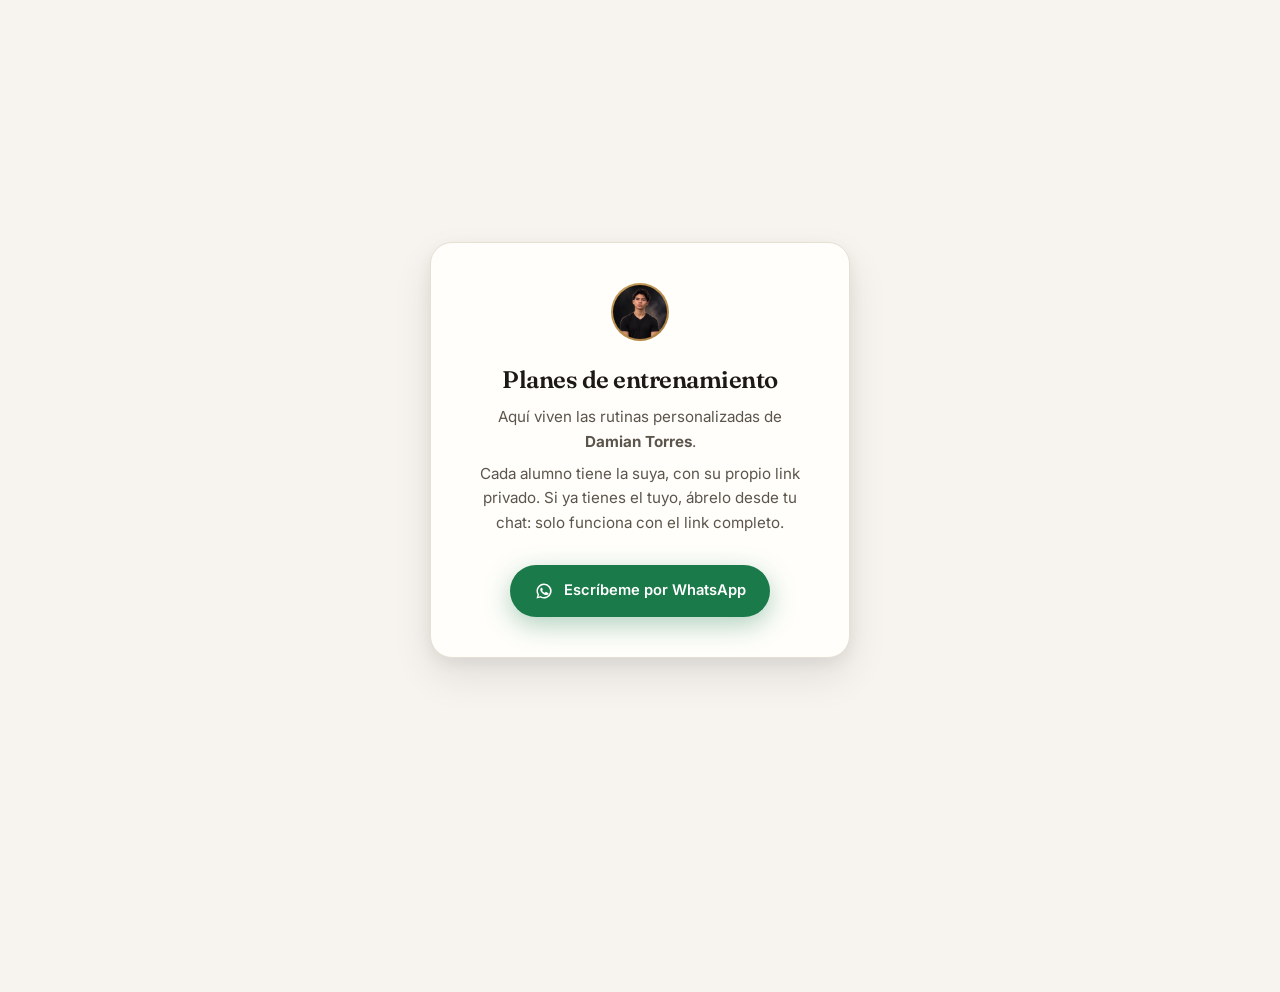
<file: index.html>
<!DOCTYPE html>
<html lang="es">
<head>
<meta charset="UTF-8">
<meta name="viewport" content="width=device-width, initial-scale=1.0">
<title>Planes de entrenamiento — Damian Torres</title>
<meta name="description" content="Rutinas personalizadas de Damian Torres, coach de entrenamiento.">
<meta name="theme-color" content="#171512">
<meta name="robots" content="noindex, nofollow">
<link rel="icon" href="img/perfil.png">
<link rel="preconnect" href="https://fonts.googleapis.com">
<link rel="preconnect" href="https://fonts.gstatic.com" crossorigin>
<link href="https://fonts.googleapis.com/css2?family=Fraunces:opsz,wght@9..144,400;9..144,500;9..144,600;9..144,700&family=Inter:wght@400;500;600;700&display=swap" rel="stylesheet">
<link rel="stylesheet" href="base/rutina.css">
</head>
<body>
<div class="aviso">
  <div class="aviso__caja">
    <img class="aviso__foto" src="img/perfil.webp" alt=""
         onerror="this.onerror=null;this.src='img/perfil.png'">
    <h1>Planes de entrenamiento</h1>
    <p>Aquí viven las rutinas personalizadas de <b>Damian Torres</b>.</p>
    <p>Cada alumno tiene la suya, con su propio link privado. Si ya tienes el
       tuyo, ábrelo desde tu chat: solo funciona con el link completo.</p>
    <a class="wa-boton" href="https://wa.me/523131536627?text=Hola%20Damian%2C%20quiero%20informaci%C3%B3n%20sobre%20tus%20planes%20de%20entrenamiento.">
      <svg viewBox="0 0 24 24" fill="currentColor" aria-hidden="true"><path d="M12 3a9 9 0 0 0-7.7 13.6L3 21l4.5-1.3A9 9 0 1 0 12 3zm0 16.2a7.2 7.2 0 0 1-3.7-1l-.3-.2-2.7.8.8-2.6-.2-.3A7.2 7.2 0 1 1 12 19.2zm4-5.4c-.2-.1-1.3-.6-1.5-.7-.2-.1-.3-.1-.5.1s-.6.7-.7.9-.3.2-.5.1a5.9 5.9 0 0 1-1.7-1 6.4 6.4 0 0 1-1.2-1.5c-.1-.2 0-.3.1-.4l.3-.4c.1-.1.1-.2.2-.4a.4.4 0 0 0 0-.4c-.1-.1-.5-1.2-.7-1.6s-.4-.4-.5-.4h-.4a.9.9 0 0 0-.6.3 2.6 2.6 0 0 0-.8 2c0 1.2.9 2.3 1 2.5s1.7 2.6 4.2 3.6a5.4 5.4 0 0 0 3.2.2 2.4 2.4 0 0 0 1.5-1.1c.2-.4.2-.7.1-.8s-.2-.1-.4-.2z"/></svg>
      <span>Escríbeme por WhatsApp</span>
    </a>
  </div>
</div>
</body>
</html>
</file>
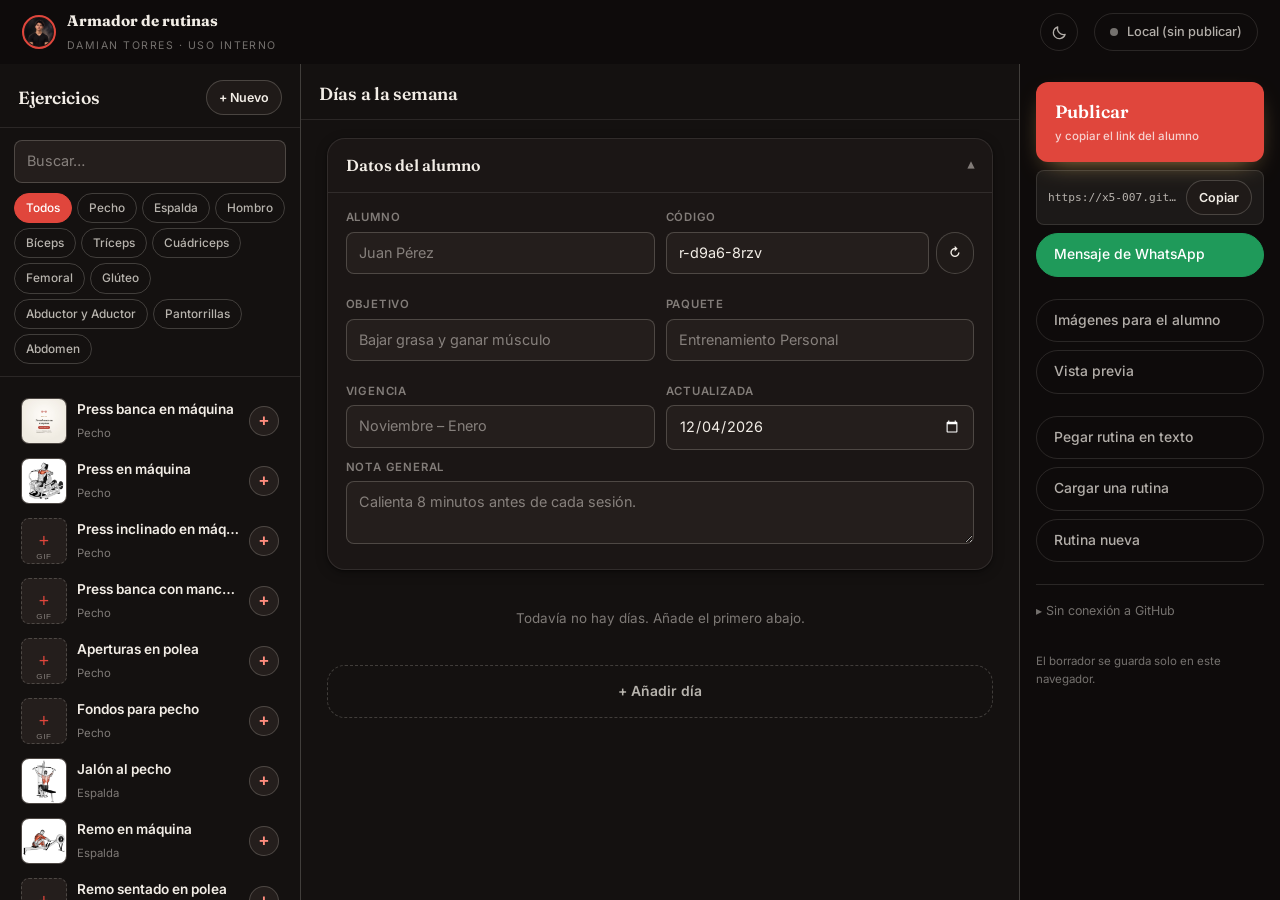
<file: armador/index.html>
<!DOCTYPE html>
<html lang="es">
<head>
<meta charset="UTF-8">
<meta name="viewport" content="width=device-width, initial-scale=1.0">
<title>Armador de rutinas</title>
<meta name="robots" content="noindex, nofollow">
<meta name="theme-color" content="#171512">
<link rel="icon" href="../img/perfil.png">
<link rel="preconnect" href="https://fonts.googleapis.com">
<link rel="preconnect" href="https://fonts.gstatic.com" crossorigin>
<link href="https://fonts.googleapis.com/css2?family=Fraunces:opsz,wght@9..144,400;9..144,500;9..144,600;9..144,700&family=Inter:wght@400;500;600;700&display=swap" rel="stylesheet">
<script>
  /* Antes de pintar, para que no dé un fogonazo blanco al cargar. */
  try { document.documentElement.dataset.tema = localStorage.getItem('cdr_tema') || 'oscuro'; }
  catch (e) { document.documentElement.dataset.tema = 'oscuro'; }
</script>
<link rel="stylesheet" href="armador.css">
</head>
<body>

<!-- ===================== BARRA ===================== -->
<header class="bar">
  <div class="bar__brand">
    <img src="../img/perfil.png" alt="">
    <div>
      <strong>Armador de rutinas</strong>
      <span id="barRol">Uso interno</span>
    </div>
  </div>
  <button class="tema" id="btnTema" type="button" title="Cambiar entre claro y oscuro" aria-label="Cambiar tema">
    <svg class="sol" viewBox="0 0 24 24" fill="none" stroke="currentColor" stroke-width="1.7" stroke-linecap="round">
      <circle cx="12" cy="12" r="4.2"/><path d="M12 2.5v2M12 19.5v2M2.5 12h2M19.5 12h2M5.2 5.2l1.4 1.4M17.4 17.4l1.4 1.4M18.8 5.2l-1.4 1.4M6.6 17.4l-1.4 1.4"/>
    </svg>
    <svg class="luna" viewBox="0 0 24 24" fill="none" stroke="currentColor" stroke-width="1.7" stroke-linejoin="round">
      <path d="M20 14.5A8.5 8.5 0 0 1 9.5 4a8.5 8.5 0 1 0 10.5 10.5z"/>
    </svg>
  </button>
  <button class="estado" id="estadoRepo" type="button">
    <span class="estado__punto"></span>
    <span class="estado__txt">Comprobando…</span>
  </button>
</header>

<!-- ===================== TRES COLUMNAS ===================== -->
<main class="taller">

  <!-- ---------- 1. EJERCICIOS ---------- -->
  <aside class="col col--biblio">
    <header class="col__cabeza">
      <h2>Ejercicios</h2>
      <button class="btn btn--mini" id="btnNuevoEj" type="button">+ Nuevo</button>
    </header>
    <div class="col__filtros">
      <input type="search" id="buscar" class="input input--busca" placeholder="Buscar…" autocomplete="off">
      <div class="chips" id="filtros"></div>
      <div class="guardar-biblio" id="biblioGuardar" hidden>
        <p id="extrasCuenta"></p>
        <button class="btn btn--mini" id="btnBajarBiblio" type="button">Guardar biblioteca</button>
      </div>
    </div>
    <div class="col__lista" id="biblioList"></div>
  </aside>

  <!-- ---------- 2. DÍAS ---------- -->
  <section class="col col--dias">
    <header class="col__cabeza">
      <h2>Días a la semana</h2>
      <span class="col__nota" id="diaActivoNombre"></span>
    </header>

    <div class="col__lista">
      <details class="ficha-alumno" id="fichaAlumno" open>
        <summary>
          <span class="ficha-alumno__quien" id="resumenAlumno">Datos del alumno</span>
          <span class="ficha-alumno__flecha">▾</span>
        </summary>
        <div class="ficha-alumno__cuerpo">
          <div class="grid2">
            <label class="campo">
              <span>Alumno</span>
              <input class="input" id="fAlumno" placeholder="Juan Pérez" autocomplete="off">
            </label>
            <label class="campo">
              <span>Código <small id="avisoCodigo"></small></span>
              <div class="campo__fila">
                <input class="input" id="fSlug" placeholder="r-7k2f-m3x8" autocomplete="off">
                <button class="btn btn--mini" id="btnSlug" type="button" title="Generar otro código">↻</button>
              </div>
            </label>
            <label class="campo">
              <span>Objetivo</span>
              <input class="input" id="fObjetivo" placeholder="Bajar grasa y ganar músculo" autocomplete="off">
            </label>
            <label class="campo">
              <span>Paquete</span>
              <input class="input" id="fPaquete" placeholder="Entrenamiento Personal" autocomplete="off">
            </label>
            <label class="campo">
              <span>Vigencia</span>
              <input class="input" id="fVigencia" placeholder="Noviembre – Enero" autocomplete="off">
            </label>
            <label class="campo">
              <span>Actualizada</span>
              <input class="input" id="fFecha" type="date">
            </label>
          </div>
          <label class="campo">
            <span>Nota general</span>
            <textarea class="input" id="fNota" rows="2" placeholder="Calienta 8 minutos antes de cada sesión."></textarea>
          </label>
        </div>
      </details>

      <div id="dias"></div>

      <button class="btn btn--punteado" id="btnDia" type="button">+ Añadir día</button>
    </div>
  </section>

  <!-- ---------- 3. ACCIONES ---------- -->
  <aside class="col col--rail">
    <div class="rail__cuerpo">

      <div class="rail__bloque">
        <button class="btn btn--publicar" id="btnPublicar" type="button">
          <span class="btn__titulo">Publicar</span>
          <span class="btn__pie">y copiar el link del alumno</span>
        </button>
        <div class="rail__link" id="railLink" hidden>
          <code id="linkFinal">—</code>
          <button class="btn btn--mini" id="btnCopiarLink" type="button">Copiar</button>
        </div>
        <button class="btn btn--rail btn--wa" id="btnWa" type="button">Mensaje de WhatsApp</button>
      </div>

      <div class="rail__bloque">
        <button class="btn btn--rail" id="btnImagenes" type="button">Imágenes para el alumno</button>
        <button class="btn btn--rail" id="btnVista" type="button">Vista previa</button>
      </div>

      <div class="rail__bloque">
        <button class="btn btn--rail" id="btnPegar" type="button">Pegar rutina en texto</button>
        <button class="btn btn--rail" id="btnCargar" type="button">Cargar una rutina</button>
        <button class="btn btn--rail" id="btnNueva" type="button">Rutina nueva</button>
      </div>

      <details class="rail__avanzado">
        <summary>Sin conexión a GitHub</summary>
        <button class="btn btn--rail" id="btnExportar" type="button">Descargar archivos</button>
        <button class="btn btn--rail" id="btnImportar" type="button">Abrir respaldo</button>
        <button class="btn btn--rail" id="btnImportarLink" type="button">Abrir desde link</button>
      </details>

      <p class="rail__pie">El borrador se guarda solo en este navegador.</p>
    </div>
  </aside>
</main>

<input type="file" id="fileImport" accept=".json,application/json" hidden>
<input type="file" id="fileClip" accept="image/gif,video/mp4,video/webm,video/quicktime,image/webp" hidden>

<!-- ===================== MODALES ===================== -->

<!-- Conexión con GitHub -->
<div class="modal" id="modalToken" hidden>
  <div class="modal__box">
    <button class="modal__x" data-cerrar="modalToken" type="button" aria-label="Cerrar">✕</button>
    <h2>Conectar con GitHub</h2>
    <p class="modal__sub">Con esto el armador publica las rutinas y sube los GIF solo,
       sin que entres a github.com.</p>

    <ol class="pasos">
      <li>Abre <a href="https://github.com/settings/personal-access-tokens/new" target="_blank" rel="noopener">esta página de GitHub</a> (token de acceso personal, tipo <i>fine-grained</i>).</li>
      <li>En <b>Repository access</b> elige <b>Only select repositories</b> y marca
          <code id="tokRepo">CreadorDeRutinas</code>.</li>
      <li>En <b>Permissions → Repository permissions</b>, pon <b>Contents</b> en
          <b>Read and write</b>. No hace falta nada más.</li>
      <li>En <b>Expiration</b> elige el plazo que quieras; cuando caduque, repites esto.</li>
      <li>Pulsa <b>Generate token</b>, cópialo y pégalo aquí abajo.</li>
    </ol>

    <label class="campo">
      <span>Token</span>
      <input class="input" id="fToken" type="password" placeholder="github_pat_…" autocomplete="off">
    </label>

    <div class="modal__acciones">
      <button class="btn btn--primary" id="btnGuardarToken" type="button">Conectar</button>
      <button class="btn btn--fantasma" id="btnQuitarToken" type="button">Desconectar</button>
    </div>

    <div class="candado">
      <svg viewBox="0 0 24 24" fill="none" stroke="currentColor" stroke-width="1.7" stroke-linecap="round">
        <rect x="4.5" y="10.5" width="15" height="10" rx="2.5"/><path d="M8 10.5V7.5a4 4 0 0 1 8 0v3"/>
      </svg>
      <p>El token se guarda <b>solo en este navegador</b>, nunca en el repositorio.
         Dale permiso únicamente a este repositorio: así, lo máximo que alguien
         con acceso a tu computadora podría tocar son tus rutinas.</p>
    </div>
  </div>
</div>

<!-- Publicando -->
<div class="modal" id="modalPublicar" hidden>
  <div class="modal__box">
    <button class="modal__x" data-cerrar="modalPublicar" type="button" aria-label="Cerrar">✕</button>
    <h2 id="pubTitulo">Publicando…</h2>
    <div class="progreso" id="pubProgreso"></div>
    <div id="pubResultado"></div>
  </div>
</div>

<!-- Cargar rutina -->
<div class="modal" id="modalCargar" hidden>
  <div class="modal__box">
    <button class="modal__x" data-cerrar="modalCargar" type="button" aria-label="Cerrar">✕</button>
    <h2>Tus rutinas</h2>
    <p class="modal__sub">Las que has publicado desde este navegador. Toca el nombre para editarla.</p>
    <div class="lista-rutinas" id="listaRutinas"></div>
    <details class="pegar__ayuda" style="margin-top:12px">
      <summary>¿Qué hace «Pausar acceso»?</summary>
      <ul>
        <li><b>Pausar acceso</b> corta el link al instante. El que ya tiene tu alumna
            deja de abrir la rutina, y también cualquier copia que haya reenviado.
            En su lugar verá un aviso para escribirte por WhatsApp.</li>
        <li>La rutina <b>no se borra</b>: sigue guardada y cifrada. Al <b>Reactivar</b>
            te copio un mensaje con su link nuevo, listo para mandárselo.</li>
        <li>El botón <b>✕</b> sí borra la rutina del servidor. Su link queda en
            error 404 y no hay vuelta atrás.</li>
        <li>Lo que ya se haya descargado o guardado en capturas no se puede quitar.</li>
      </ul>
    </details>
  </div>
</div>

<!-- Pegar rutina en texto -->
<div class="modal" id="modalPegar" hidden>
  <div class="modal__box modal__box--ancho">
    <button class="modal__x" data-cerrar="modalPegar" type="button" aria-label="Cerrar">✕</button>
    <h2>Pegar rutina en texto</h2>
    <p class="modal__sub">Pega la rutina tal como la escribes y el armador la monta sola.</p>

    <div class="pegar">
      <div class="pegar__lado">
        <textarea class="input pegar__texto" id="pegarTexto" spellcheck="false"
                  placeholder="Lunes&#10;Glúteo / Cuádriceps / Abductor&#10;--Gluteos&#10;Peso Muerto Rumano 4 8 - 12 3min&#10;Sentadilla Sumo 4 8-12 3 min&#10;--Cuadriceps&#10;Extensiones de Cuadriceps 3 10-15 3min"></textarea>
        <details class="pegar__ayuda">
          <summary>¿Cómo tiene que estar escrito?</summary>
          <ul>
            <li>El <b>día</b> en su propia línea: <code>Lunes</code></li>
            <li>Debajo, el <b>enfoque</b>: <code>Glúteo / Cuádriceps</code></li>
            <li>El <b>grupo muscular</b> con dos guiones: <code>--Gluteos</code></li>
            <li>Cada <b>ejercicio</b> con sus números al final:<br>
                <code>Peso Muerto Rumano 4 8 - 12 3min</code><br>
                es decir: nombre, series, repeticiones y descanso.</li>
            <li>Lo que pongas después de <code>#</code> se ignora.</li>
          </ul>
        </details>
      </div>
      <div class="pegar__lado">
        <div class="pegar__vista" id="pegarVista">
          <p class="vacio">Pega el texto y aquí verás cómo queda.</p>
        </div>
      </div>
    </div>

    <label class="pegar__opcion">
      <input type="checkbox" id="pegarCrear" checked>
      <span>Crear los ejercicios que no estén en la biblioteca</span>
    </label>

    <div class="modal__acciones">
      <button class="btn btn--primary" id="btnAplicarPegado" type="button" disabled>Montar la rutina</button>
      <span class="hint" id="pegarResumen"></span>
    </div>
  </div>
</div>

<!-- Nuevo ejercicio -->
<div class="modal" id="modalEj" hidden>
  <div class="modal__box">
    <button class="modal__x" data-cerrar="modalEj" type="button" aria-label="Cerrar">✕</button>
    <h2>Nuevo ejercicio</h2>
    <p class="modal__sub">Queda disponible en la biblioteca al instante.</p>
    <label class="campo">
      <span>Nombre del ejercicio</span>
      <input class="input" id="nvNombre" placeholder="Remo con barra" autocomplete="off">
    </label>
    <div class="grid2">
      <label class="campo">
        <span>Grupo muscular</span>
        <select class="input" id="nvGrupo"></select>
      </label>
      <label class="campo" id="nvGrupoOtroCampo" hidden>
        <span>Nombre del grupo nuevo</span>
        <input class="input" id="nvGrupoOtro" placeholder="Antebrazo" autocomplete="off">
      </label>
    </div>
    <p class="hint">El GIF se añade después, desde la miniatura del ejercicio en la lista.</p>
    <button class="btn btn--primary btn--ancho" id="nvGuardar" type="button">Agregar a la biblioteca</button>
  </div>
</div>

<!-- Guardar biblioteca sin conexión -->
<div class="modal" id="modalBib" hidden>
  <div class="modal__box">
    <button class="modal__x" data-cerrar="modalBib" type="button" aria-label="Cerrar">✕</button>
    <h2>Guardar tus ejercicios</h2>
    <p class="modal__sub">Descarga el archivo y reemplaza <code>ejercicios.js</code> en tu repositorio.</p>
    <div class="modal__acciones">
      <button class="btn btn--primary" id="btnFileBib" type="button">Descargar ejercicios.js</button>
    </div>
    <ol class="pasos">
      <li>Abre <code>ejercicios.js</code> en github.com y pulsa el <b>lápiz</b>.</li>
      <li>Selecciona todo, borra y pega el contenido del archivo descargado.</li>
      <li><b>Commit changes</b>.</li>
    </ol>
  </div>
</div>

<!-- Exportación manual -->
<div class="modal" id="modal" hidden>
  <div class="modal__box">
    <button class="modal__x" data-cerrar="modal" type="button" aria-label="Cerrar">✕</button>
    <h2>Archivos de la rutina</h2>
    <div class="modal__acciones">
      <button class="btn btn--primary" id="btnFileHtml" type="button">Descargar index.html</button>
      <button class="btn btn--fantasma" id="btnFileJson" type="button">Descargar respaldo</button>
    </div>
    <ol class="pasos">
      <li>Crea en tu computadora una carpeta llamada <code id="mRuta"></code> y mete dentro el <code>index.html</code>.</li>
      <li>En github.com, <b>Add file → Upload files</b> y arrastra <b>la carpeta completa</b>.</li>
      <li><b>Commit changes</b>.</li>
    </ol>
    <div class="peligro">
      <strong>El respaldo NO se sube a GitHub.</strong>
      <p>Lleva la clave sin cifrar. Guárdalo en tu computadora: es lo que te deja volver a editar la rutina.</p>
    </div>
  </div>
</div>

<!-- Imágenes -->
<div class="modal" id="modalImg" hidden>
  <div class="modal__box modal__box--ancho">
    <button class="modal__x" data-cerrar="modalImg" type="button" aria-label="Cerrar">✕</button>
    <h2>Imágenes para compartir</h2>
    <p class="modal__sub">Formato historia (1080 × 1920). Los días largos se parten solos.</p>
    <div class="modal__acciones">
      <button class="btn btn--primary" id="btnBajarTodas" type="button">Descargar todas</button>
      <span class="hint" id="imgCuenta"></span>
    </div>
    <div class="img-grid" id="imgGrid"></div>
  </div>
</div>

<div class="toast" id="toast" hidden></div>

<script src="../coach.js"></script>
<script src="../ejercicios.js"></script>
<script src="../base/publicador.js"></script>
<script src="../base/imagenes.js"></script>
<script src="armador.js"></script>
</body>
</html>
</file>
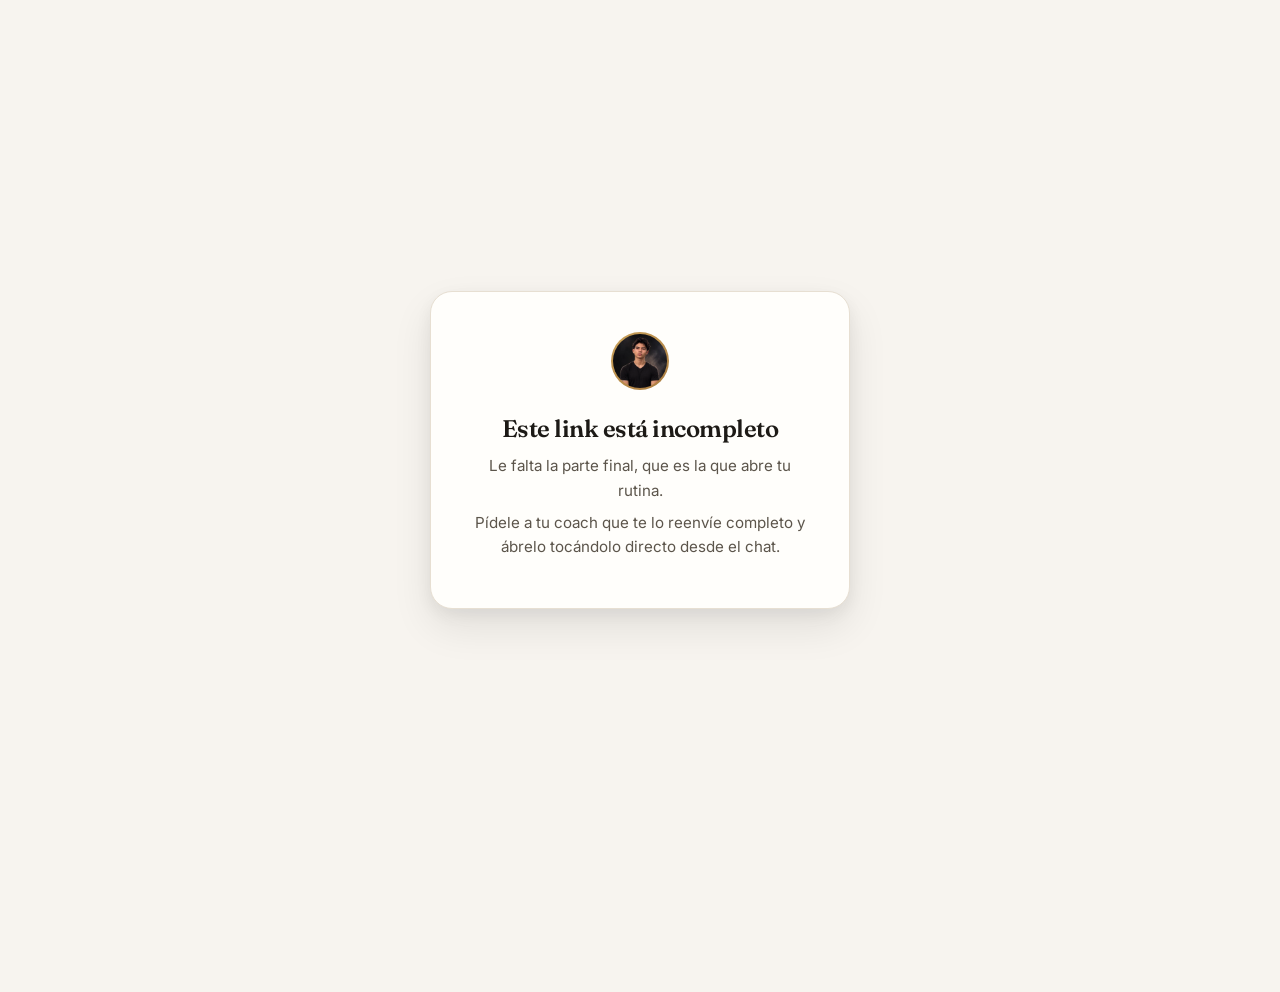
<file: r-89w8-5zvf/index.html>
<!DOCTYPE html>
<html lang="es">
<head>
<meta charset="UTF-8">
<meta name="viewport" content="width=device-width, initial-scale=1.0">
<title>Rutina de WENDY — Damian Torres</title>
<meta name="description" content="Tu plan día por día, con video de cada ejercicio. Ábrelo desde el link que te mandaron.">
<meta name="theme-color" content="#171512">
<meta name="robots" content="noindex, nofollow">

<!-- Vista previa al compartir por WhatsApp -->
<meta property="og:type" content="article">
<meta property="og:site_name" content="Damian Torres — Coach de entrenamiento">
<meta property="og:title" content="Rutina de WENDY — Damian Torres">
<meta property="og:description" content="Tu plan día por día, con video de cada ejercicio. Ábrelo desde el link que te mandaron.">
<meta property="og:url" content="https://x5-007.github.io/CreadorDeRutinas/r-89w8-5zvf/">
<meta property="og:image" content="https://x5-007.github.io/CreadorDeRutinas/og.jpg">
<meta property="og:image:width" content="1200">
<meta property="og:image:height" content="630">
<meta name="twitter:card" content="summary_large_image">
<meta name="twitter:title" content="Rutina de WENDY — Damian Torres">
<meta name="twitter:description" content="Tu plan día por día, con video de cada ejercicio. Ábrelo desde el link que te mandaron.">
<meta name="twitter:image" content="https://x5-007.github.io/CreadorDeRutinas/og.jpg">

<link rel="icon" href="../img/perfil.png">
<link rel="preconnect" href="https://fonts.googleapis.com">
<link rel="preconnect" href="https://fonts.gstatic.com" crossorigin>
<link href="https://fonts.googleapis.com/css2?family=Fraunces:opsz,wght@9..144,400;9..144,500;9..144,600;9..144,700&family=Inter:wght@400;500;600;700&display=swap" rel="stylesheet">
<link rel="stylesheet" href="../base/rutina.css">
</head>
<body>

<header class="barra" id="barra">
  <div class="caja barra__interior">
    <img class="barra__foto" src="../img/perfil.webp" alt=""
         onerror="this.onerror=null;this.src='../img/perfil.png'">
    <div>
      <div class="barra__nombre" id="coachNombre"></div>
      <div class="barra__rol" id="coachRol"></div>
    </div>
  </div>
</header>

<section class="ficha">
  <div class="caja ficha__interior">
    <p class="antetitulo">Plan de entrenamiento</p>
    <h1 id="alumno"></h1>
    <p class="ficha__resumen" id="resumen"></p>
    <div class="ficha__chips" id="chips"></div>
    <div class="nota-coach" id="notaCoach"></div>
  </div>
</section>

<nav class="dias" id="dias" aria-label="Días de entrenamiento">
  <div class="caja dias__scroll" id="diasTabs"></div>
</nav>

<div id="diasPaneles"></div>

<footer class="pie">
  <div class="caja">
    <img class="pie__foto" src="../img/perfil.webp" alt=""
         onerror="this.onerror=null;this.src='../img/perfil.png'">
    <strong id="pieNombre"></strong>
    <p id="pieRol"></p>
  </div>
</footer>

<a class="wa-boton" id="waBoton" href="#"></a>

<script type="application/json" id="datos">{"v":1,"iv":"LR48pL2RziaHVssZ","d":"[base64]"}</script>
<script src="../base/rutina.js"></script>
</body>
</html>
</file>
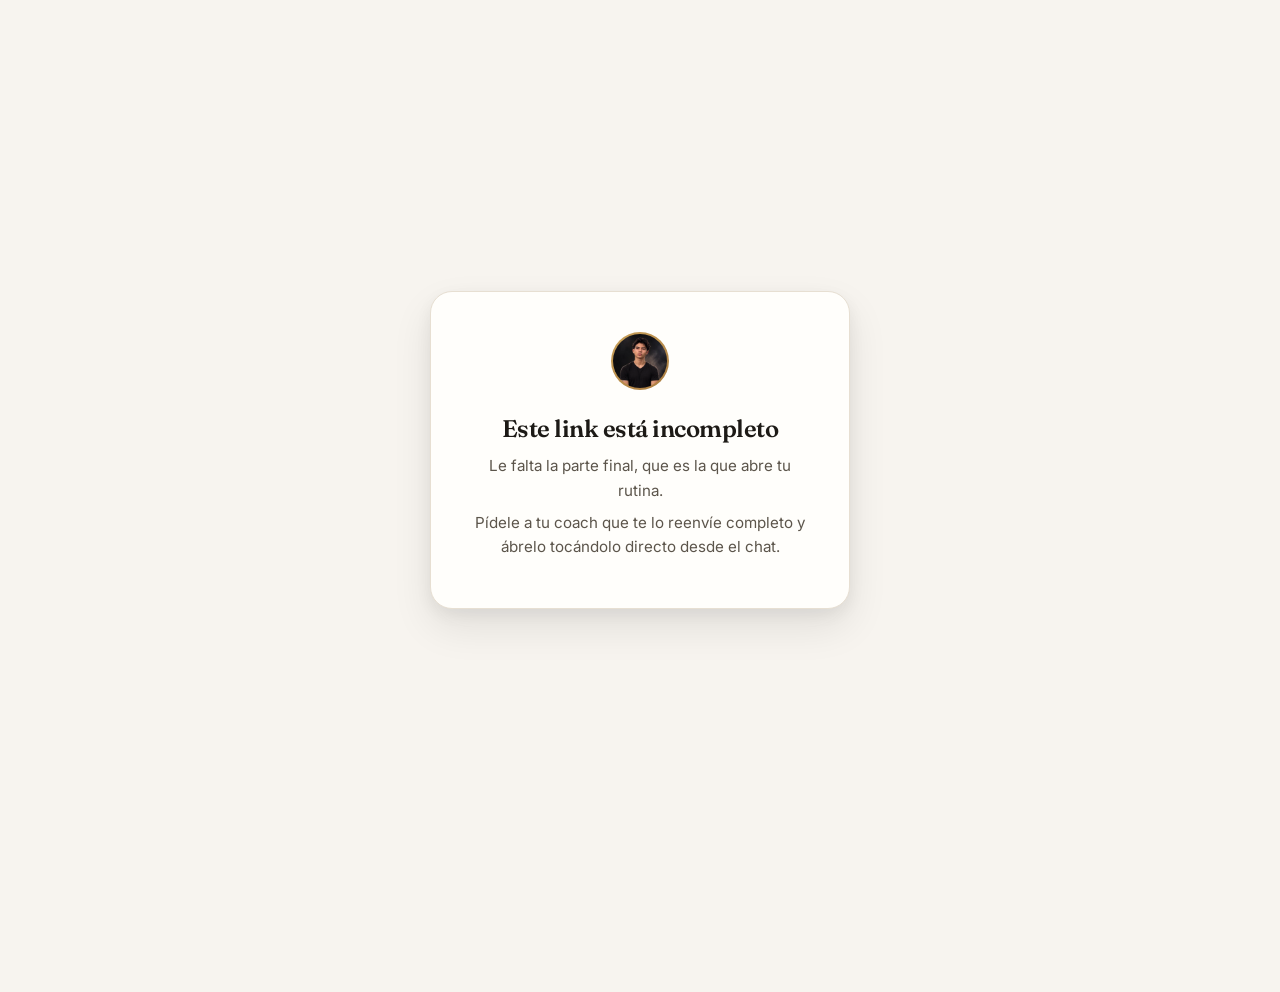
<file: r-r2mm-95su/index.html>
<!DOCTYPE html>
<html lang="es">
<head>
<meta charset="UTF-8">
<meta name="viewport" content="width=device-width, initial-scale=1.0">
<title>Rutina de Lumont — Damian Torres</title>
<meta name="description" content="Tu plan día por día, con video de cada ejercicio. Ábrelo desde el link que te mandaron.">
<meta name="theme-color" content="#171512">
<meta name="robots" content="noindex, nofollow">

<!-- Vista previa al compartir por WhatsApp -->
<meta property="og:type" content="article">
<meta property="og:site_name" content="Damian Torres — Coach de entrenamiento">
<meta property="og:title" content="Rutina de Lumont — Damian Torres">
<meta property="og:description" content="Tu plan día por día, con video de cada ejercicio. Ábrelo desde el link que te mandaron.">
<meta property="og:url" content="https://x5-007.github.io/CreadorDeRutinas/r-r2mm-95su/">
<meta property="og:image" content="https://x5-007.github.io/CreadorDeRutinas/og.jpg">
<meta property="og:image:width" content="1200">
<meta property="og:image:height" content="630">
<meta property="og:image:alt" content="Rutina personalizada de Damian Torres">
<meta name="twitter:card" content="summary_large_image">
<meta name="twitter:title" content="Rutina de Lumont — Damian Torres">
<meta name="twitter:description" content="Tu plan día por día, con video de cada ejercicio. Ábrelo desde el link que te mandaron.">
<meta name="twitter:image" content="https://x5-007.github.io/CreadorDeRutinas/og.jpg">

<link rel="icon" href="../img/perfil.png">
<link rel="preconnect" href="https://fonts.googleapis.com">
<link rel="preconnect" href="https://fonts.gstatic.com" crossorigin>
<link href="https://fonts.googleapis.com/css2?family=Fraunces:opsz,wght@9..144,400;9..144,500;9..144,600;9..144,700&family=Inter:wght@400;500;600;700&display=swap" rel="stylesheet">
<link rel="stylesheet" href="../base/rutina.css">
</head>
<body>

<header class="barra" id="barra">
  <div class="caja barra__interior">
    <img class="barra__foto" src="../img/perfil.webp" alt=""
         onerror="this.onerror=null;this.src='../img/perfil.png'">
    <div>
      <div class="barra__nombre" id="coachNombre"></div>
      <div class="barra__rol" id="coachRol"></div>
    </div>
  </div>
</header>

<section class="ficha">
  <div class="caja ficha__interior">
    <p class="antetitulo">Plan de entrenamiento</p>
    <h1 id="alumno"></h1>
    <p class="ficha__resumen" id="resumen"></p>
    <div class="ficha__chips" id="chips"></div>
    <div class="nota-coach" id="notaCoach"></div>
  </div>
</section>

<nav class="dias" id="dias" aria-label="Días de entrenamiento">
  <div class="caja dias__scroll" id="diasTabs"></div>
</nav>

<div id="diasPaneles"></div>

<footer class="pie">
  <div class="caja">
    <img class="pie__foto" src="../img/perfil.webp" alt=""
         onerror="this.onerror=null;this.src='../img/perfil.png'">
    <strong id="pieNombre"></strong>
    <p id="pieRol"></p>
  </div>
</footer>

<a class="wa-boton" id="waBoton" href="#"></a>

<script type="application/json" id="datos">{"v":1,"iv":"okusA1bRnA6lCXsA","d":"[base64]"}</script>
<script src="../base/rutina.js"></script>
</body>
</html>
</file>
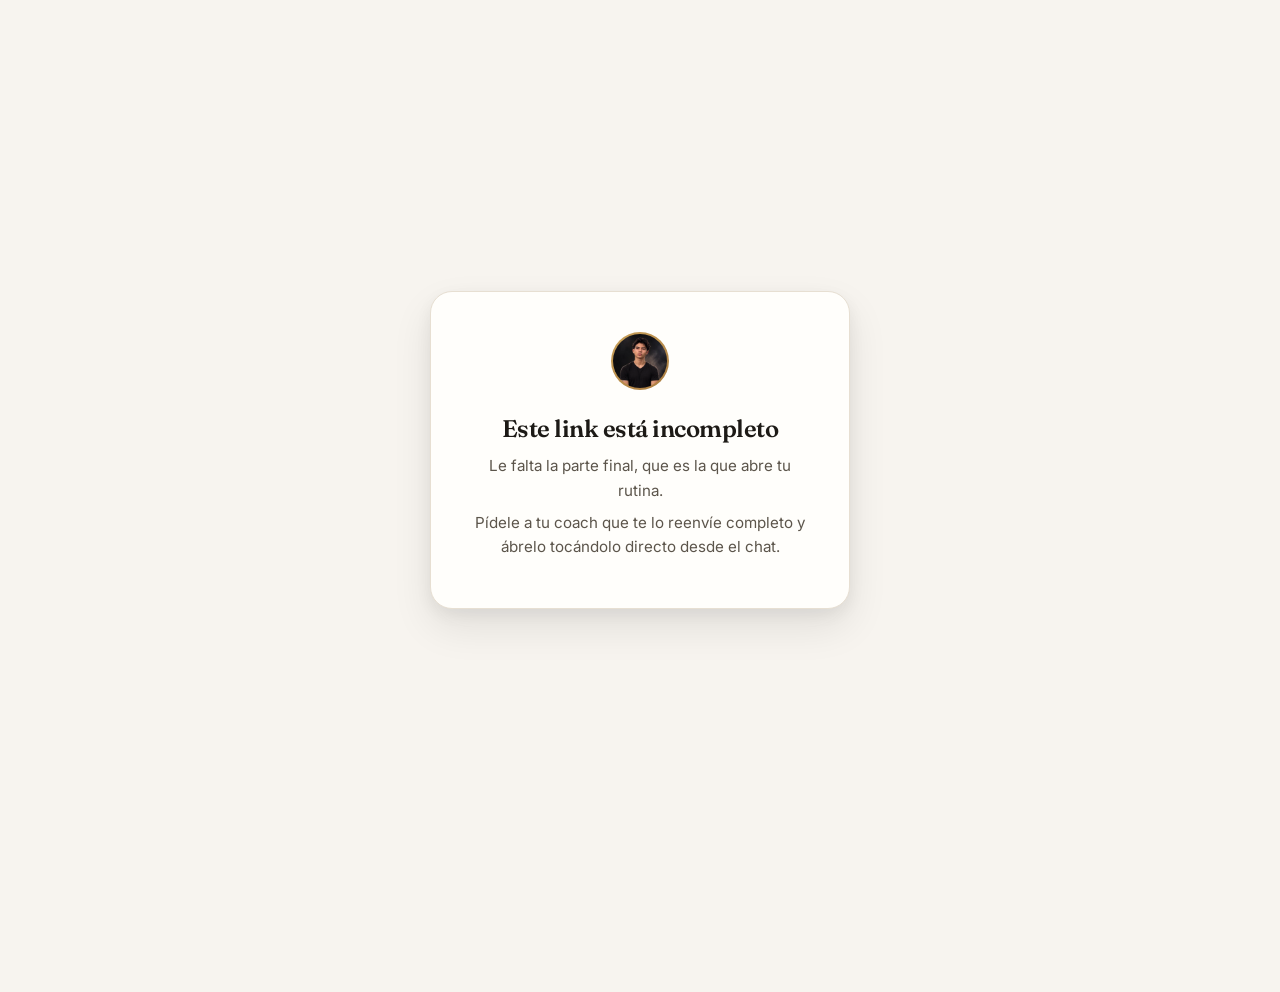
<file: r-v462-564d/index.html>
<!DOCTYPE html>
<html lang="es">
<head>
<meta charset="UTF-8">
<meta name="viewport" content="width=device-width, initial-scale=1.0">
<title>Rutina de ANA — Damian Torres</title>
<meta name="description" content="Tu plan día por día, con video de cada ejercicio. Ábrelo desde el link que te mandaron.">
<meta name="theme-color" content="#171512">
<meta name="robots" content="noindex, nofollow">

<!-- Vista previa al compartir por WhatsApp -->
<meta property="og:type" content="article">
<meta property="og:site_name" content="Damian Torres — Coach de entrenamiento">
<meta property="og:title" content="Rutina de ANA — Damian Torres">
<meta property="og:description" content="Tu plan día por día, con video de cada ejercicio. Ábrelo desde el link que te mandaron.">
<meta property="og:url" content="https://x5-007.github.io/CreadorDeRutinas/r-v462-564d/">
<meta property="og:image" content="https://x5-007.github.io/CreadorDeRutinas/og.jpg">
<meta property="og:image:width" content="1200">
<meta property="og:image:height" content="630">
<meta name="twitter:card" content="summary_large_image">
<meta name="twitter:title" content="Rutina de ANA — Damian Torres">
<meta name="twitter:description" content="Tu plan día por día, con video de cada ejercicio. Ábrelo desde el link que te mandaron.">
<meta name="twitter:image" content="https://x5-007.github.io/CreadorDeRutinas/og.jpg">

<link rel="icon" href="../img/perfil.png">
<link rel="preconnect" href="https://fonts.googleapis.com">
<link rel="preconnect" href="https://fonts.gstatic.com" crossorigin>
<link href="https://fonts.googleapis.com/css2?family=Fraunces:opsz,wght@9..144,400;9..144,500;9..144,600;9..144,700&family=Inter:wght@400;500;600;700&display=swap" rel="stylesheet">
<link rel="stylesheet" href="../base/rutina.css">
</head>
<body>

<header class="barra" id="barra">
  <div class="caja barra__interior">
    <img class="barra__foto" src="../img/perfil.webp" alt=""
         onerror="this.onerror=null;this.src='../img/perfil.png'">
    <div>
      <div class="barra__nombre" id="coachNombre"></div>
      <div class="barra__rol" id="coachRol"></div>
    </div>
  </div>
</header>

<section class="ficha">
  <div class="caja ficha__interior">
    <p class="antetitulo">Plan de entrenamiento</p>
    <h1 id="alumno"></h1>
    <p class="ficha__resumen" id="resumen"></p>
    <div class="ficha__chips" id="chips"></div>
    <div class="nota-coach" id="notaCoach"></div>
  </div>
</section>

<nav class="dias" id="dias" aria-label="Días de entrenamiento">
  <div class="caja dias__scroll" id="diasTabs"></div>
</nav>

<div id="diasPaneles"></div>

<footer class="pie">
  <div class="caja">
    <img class="pie__foto" src="../img/perfil.webp" alt=""
         onerror="this.onerror=null;this.src='../img/perfil.png'">
    <strong id="pieNombre"></strong>
    <p id="pieRol"></p>
  </div>
</footer>

<a class="wa-boton" id="waBoton" href="#"></a>

<script type="application/json" id="datos">{"v":1,"iv":"t5eQVj1_WYzTaXPe","d":"[base64]"}</script>
<script src="../base/rutina.js"></script>
</body>
</html>
</file>
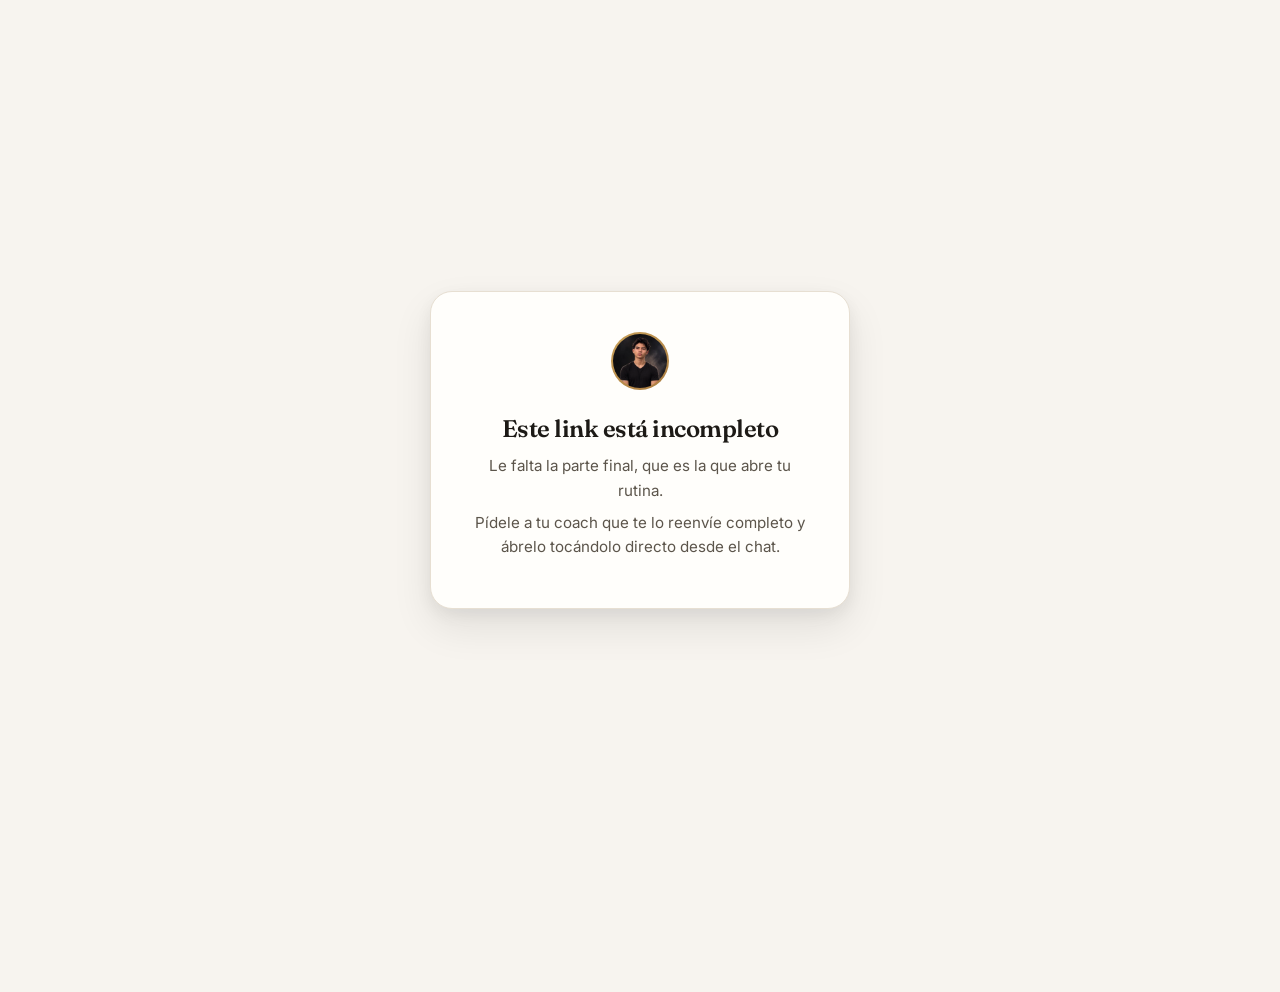
<file: r-zqig-kpug/index.html>
<!DOCTYPE html>
<html lang="es">
<head>
<meta charset="UTF-8">
<meta name="viewport" content="width=device-width, initial-scale=1.0">
<title>Rutina de Juan — Damian Torres</title>
<meta name="description" content="Tu plan día por día, con video de cada ejercicio. Ábrelo desde el link que te mandaron.">
<meta name="theme-color" content="#171512">
<meta name="robots" content="noindex, nofollow">

<!-- Vista previa al compartir por WhatsApp -->
<meta property="og:type" content="article">
<meta property="og:site_name" content="Damian Torres — Coach de entrenamiento">
<meta property="og:title" content="Rutina de Juan — Damian Torres">
<meta property="og:description" content="Tu plan día por día, con video de cada ejercicio. Ábrelo desde el link que te mandaron.">
<meta property="og:url" content="https://x5-007.github.io/CreadorDeRutinas/r-zqig-kpug/">
<meta property="og:image" content="https://x5-007.github.io/CreadorDeRutinas/og.jpg">
<meta property="og:image:width" content="1200">
<meta property="og:image:height" content="630">
<meta property="og:image:alt" content="Rutina personalizada de Damian Torres">
<meta name="twitter:card" content="summary_large_image">
<meta name="twitter:title" content="Rutina de Juan — Damian Torres">
<meta name="twitter:description" content="Tu plan día por día, con video de cada ejercicio. Ábrelo desde el link que te mandaron.">
<meta name="twitter:image" content="https://x5-007.github.io/CreadorDeRutinas/og.jpg">

<link rel="icon" href="../img/perfil.png">
<link rel="preconnect" href="https://fonts.googleapis.com">
<link rel="preconnect" href="https://fonts.gstatic.com" crossorigin>
<link href="https://fonts.googleapis.com/css2?family=Fraunces:opsz,wght@9..144,400;9..144,500;9..144,600;9..144,700&family=Inter:wght@400;500;600;700&display=swap" rel="stylesheet">
<link rel="stylesheet" href="../base/rutina.css">
</head>
<body>

<header class="barra" id="barra">
  <div class="caja barra__interior">
    <img class="barra__foto" src="../img/perfil.webp" alt=""
         onerror="this.onerror=null;this.src='../img/perfil.png'">
    <div>
      <div class="barra__nombre" id="coachNombre"></div>
      <div class="barra__rol" id="coachRol"></div>
    </div>
  </div>
</header>

<section class="ficha">
  <div class="caja ficha__interior">
    <p class="antetitulo">Plan de entrenamiento</p>
    <h1 id="alumno"></h1>
    <p class="ficha__resumen" id="resumen"></p>
    <div class="ficha__chips" id="chips"></div>
    <div class="nota-coach" id="notaCoach"></div>
  </div>
</section>

<nav class="dias" id="dias" aria-label="Días de entrenamiento">
  <div class="caja dias__scroll" id="diasTabs"></div>
</nav>

<div id="diasPaneles"></div>

<footer class="pie">
  <div class="caja">
    <img class="pie__foto" src="../img/perfil.webp" alt=""
         onerror="this.onerror=null;this.src='../img/perfil.png'">
    <strong id="pieNombre"></strong>
    <p id="pieRol"></p>
  </div>
</footer>

<a class="wa-boton" id="waBoton" href="#"></a>

<script type="application/json" id="datos">{"v":1,"iv":"lXwAyOREvPFqiP3c","d":"[base64]"}</script>
<script src="../base/rutina.js"></script>
</body>
</html>
</file>
<file: base/rutina.css>
/* =========================================================================
   RUTINA DEL ALUMNO — hoja de estilos
   -------------------------------------------------------------------------
   Hereda los tokens de assets/faithlure.css para que la rutina se vea de la
   misma familia que el sitio, pero con la marca personal del coach.
   Pensada para celular primero.
   Para cambiar una rutina NO se toca este archivo: los datos van cifrados
   dentro del index.html de cada alumno.
   ========================================================================= */

/* -------------------------------------------------------------------------
   1. TOKENS
   ------------------------------------------------------------------------- */
:root {
  --blanco:    #fffdf8;
  --papel:     #f7f4ef;
  --papel-2:   #f0ebe2;
  --tarjeta:   #fffefb;
  --tinta:     #171512;
  --tinta-2:   #221f1b;

  --texto:     #1d1a16;
  --texto-2:   #5c554b;
  --texto-3:   #736b5f;
  --texto-inv: #f5f1ea;
  --texto-inv-2: rgba(245, 241, 234, 0.72);

  --oro:        #c9a15a;
  --oro-claro:  #ead5a6;
  --bronce:     #a97b3f;
  --bronce-txt: #8a6230;
  --oro-suave:  rgba(201, 161, 90, 0.14);
  --oro-linea:  rgba(201, 161, 90, 0.38);

  --arcilla: #b23a2e;
  --wa:      #25d366;
  --wa-fondo:#1b7a4a;

  --linea:   #e7dfd2;
  --linea-2: #d6cab8;
  --linea-inv: rgba(245, 241, 234, 0.14);

  --f-display: 'Fraunces', 'Iowan Old Style', Georgia, serif;
  --f-texto: 'Inter', -apple-system, BlinkMacSystemFont, 'Segoe UI', Roboto, sans-serif;

  --ancho: 760px;
  --margen: clamp(16px, 5vw, 30px);

  --r-s: 8px;
  --r-m: 14px;
  --r-l: 22px;
  --r-pill: 999px;

  --sombra-s: 0 1px 2px rgba(23, 21, 18, 0.05), 0 4px 14px rgba(23, 21, 18, 0.05);
  --sombra-m: 0 6px 16px rgba(23, 21, 18, 0.06), 0 18px 40px rgba(23, 21, 18, 0.09);
  --sombra-oro: 0 22px 50px -22px rgba(138, 98, 48, 0.55);

  --suave: cubic-bezier(0.22, 0.61, 0.36, 1);
}

/* -------------------------------------------------------------------------
   2. BASE
   ------------------------------------------------------------------------- */
*, *::before, *::after { box-sizing: border-box; }

html { -webkit-text-size-adjust: 100%; scroll-behavior: smooth; }

body {
  margin: 0;
  background: var(--papel);
  color: var(--texto);
  font-family: var(--f-texto);
  line-height: 1.6;
  -webkit-font-smoothing: antialiased;
  padding-bottom: 92px;
}

h1, h2, h3, h4 {
  font-family: var(--f-display);
  font-weight: 600;
  line-height: 1.1;
  letter-spacing: -0.02em;
  margin: 0;
}
p { margin: 0; color: var(--texto-2); }
ul { margin: 0; padding: 0; list-style: none; }
a { color: inherit; text-decoration: none; }
:focus-visible { outline: 2px solid var(--bronce); outline-offset: 3px; border-radius: 4px; }

.caja {
  width: 100%;
  max-width: var(--ancho);
  margin: 0 auto;
  padding-inline: var(--margen);
}

.antetitulo {
  display: flex;
  align-items: center;
  gap: 10px;
  font-size: 0.7rem;
  font-weight: 600;
  letter-spacing: 0.18em;
  text-transform: uppercase;
  color: var(--bronce-txt);
  margin-bottom: 14px;
}
.antetitulo::before {
  content: '';
  width: 26px;
  height: 1px;
  background: currentColor;
  opacity: 0.6;
}

/* -------------------------------------------------------------------------
   3. BARRA DEL COACH
   ------------------------------------------------------------------------- */
.barra {
  position: sticky;
  top: 0;
  z-index: 40;
  background: rgba(247, 244, 239, 0.9);
  backdrop-filter: saturate(180%) blur(12px);
  -webkit-backdrop-filter: saturate(180%) blur(12px);
  border-bottom: 1px solid transparent;
  transition: border-color 0.3s var(--suave), box-shadow 0.3s var(--suave);
}
.barra.esta-fija {
  border-bottom-color: var(--linea);
  box-shadow: 0 1px 16px rgba(23, 21, 18, 0.05);
}
.barra__interior { display: flex; align-items: center; gap: 11px; height: 62px; }
.barra__foto {
  width: 36px;
  height: 36px;
  border-radius: 50%;
  object-fit: cover;
  padding: 2px;
  background: linear-gradient(140deg, var(--oro), var(--bronce));
  flex: none;
}
.barra__nombre {
  font-family: var(--f-display);
  font-weight: 600;
  font-size: 0.95rem;
  line-height: 1.2;
}
.barra__rol {
  font-size: 0.62rem;
  font-weight: 500;
  letter-spacing: 0.15em;
  text-transform: uppercase;
  color: var(--texto-3);
}

/* -------------------------------------------------------------------------
   4. FICHA DEL ALUMNO
   ------------------------------------------------------------------------- */
.ficha {
  position: relative;
  background: var(--tinta);
  color: var(--texto-inv);
  padding-block: clamp(32px, 7vw, 52px);
  overflow: hidden;
}
.ficha::before {
  content: '';
  position: absolute;
  top: -180px;
  right: -140px;
  width: 460px;
  height: 460px;
  border-radius: 50%;
  background: radial-gradient(circle, rgba(201, 161, 90, 0.22), transparent 62%);
}
.ficha__interior { position: relative; }
.ficha .antetitulo { color: var(--oro); }
.ficha h1 {
  font-size: clamp(1.9rem, 1.3rem + 2.8vw, 2.7rem);
  color: var(--texto-inv);
  margin-bottom: 10px;
}
.ficha__resumen { font-size: 0.98rem; color: var(--texto-inv-2); max-width: 46ch; }

.ficha__chips { display: flex; flex-wrap: wrap; gap: 8px; margin-top: 22px; }
.chip {
  display: inline-flex;
  align-items: center;
  gap: 7px;
  padding: 7px 14px;
  border-radius: var(--r-pill);
  border: 1px solid var(--linea-inv);
  font-size: 0.78rem;
  font-weight: 500;
  color: var(--texto-inv-2);
}
.chip svg { width: 14px; height: 14px; color: var(--oro); flex: none; }
.chip--oro {
  background: var(--oro-suave);
  border-color: var(--oro-linea);
  color: var(--oro-claro);
  font-weight: 600;
}

.nota-coach {
  display: flex;
  gap: 13px;
  margin-top: 24px;
  padding: 16px 18px;
  border-radius: var(--r-m);
  background: rgba(245, 241, 234, 0.05);
  border: 1px solid var(--linea-inv);
  border-left: 3px solid var(--oro);
}
.nota-coach svg { width: 18px; height: 18px; color: var(--oro); flex: none; margin-top: 2px; }
.nota-coach p { color: var(--texto-inv-2); font-size: 0.92rem; }

/* -------------------------------------------------------------------------
   5. PESTAÑAS DE DÍAS
   ------------------------------------------------------------------------- */
.dias {
  position: sticky;
  top: 62px;
  z-index: 30;
  background: var(--papel);
  border-bottom: 1px solid var(--linea);
}
.dias__scroll {
  display: flex;
  gap: 8px;
  overflow-x: auto;
  scrollbar-width: none;
  padding-block: 12px;
  scroll-snap-type: x proximity;
}
.dias__scroll::-webkit-scrollbar { display: none; }

.dia-tab {
  flex: none;
  scroll-snap-align: start;
  display: flex;
  flex-direction: column;
  gap: 1px;
  padding: 9px 16px;
  border-radius: var(--r-pill);
  border: 1px solid var(--linea-2);
  background: transparent;
  color: var(--texto-2);
  cursor: pointer;
  text-align: left;
  white-space: nowrap;
  font: inherit;
  transition: background 0.2s var(--suave), border-color 0.2s var(--suave), color 0.2s var(--suave);
}
.dia-tab strong { font-size: 0.88rem; font-weight: 600; }
.dia-tab span { font-size: 0.68rem; color: var(--texto-3); }
.dia-tab:hover { border-color: var(--texto-3); }
.dia-tab.activa { background: var(--tinta); border-color: var(--tinta); color: var(--texto-inv); }
.dia-tab.activa span { color: rgba(245, 241, 234, 0.6); }

/* -------------------------------------------------------------------------
   6. DÍA Y BLOQUES
   ------------------------------------------------------------------------- */
.dia { padding-block: clamp(26px, 5vw, 40px); }
.dia[hidden] { display: none; }

.dia__cabeza { margin-bottom: 26px; }
.dia__cabeza h2 { font-size: clamp(1.45rem, 1.1rem + 1.6vw, 1.9rem); }
.dia__cabeza p { font-size: 0.95rem; margin-top: 6px; }

.bloque { margin-bottom: 30px; }
.bloque:last-child { margin-bottom: 0; }
.bloque__titulo {
  display: flex;
  align-items: center;
  gap: 12px;
  font-family: var(--f-texto);
  font-size: 0.72rem;
  font-weight: 600;
  letter-spacing: 0.16em;
  text-transform: uppercase;
  color: var(--bronce-txt);
  margin-bottom: 14px;
}
.bloque__titulo::after { content: ''; flex: 1; height: 1px; background: var(--linea); }

/* -------------------------------------------------------------------------
   7. TARJETA DE EJERCICIO
   ------------------------------------------------------------------------- */
.ejercicios { display: grid; gap: 14px; }

.ej {
  display: grid;
  grid-template-columns: 104px 1fr;
  gap: 16px;
  padding: 14px;
  background: var(--tarjeta);
  border: 1px solid var(--linea);
  border-radius: var(--r-l);
  box-shadow: var(--sombra-s);
}

.ej__media {
  position: relative;
  width: 104px;
  aspect-ratio: 1 / 1;
  border-radius: var(--r-m);
  overflow: hidden;
  background: var(--papel-2);
  border: 1px solid var(--linea);
}
.ej__media video, .ej__media img {
  width: 100%;
  height: 100%;
  object-fit: cover;
  display: block;
}
.ej__media--vacio { display: grid; place-items: center; color: #c9bda9; }
.ej__media--vacio svg { width: 34px; height: 34px; }

/* Si el navegador bloquea la reproducción automática (iPhone en Modo de
   Bajo Consumo, por ejemplo), aparece un play y basta un toque. */
.ej__media.bloqueado { cursor: pointer; }
.ej__media.bloqueado::after {
  content: '';
  position: absolute;
  inset: 0;
  z-index: 1;
  background: rgba(23, 21, 18, 0.34);
}
.ej__media.bloqueado::before {
  content: '';
  position: absolute;
  top: 50%;
  left: 50%;
  z-index: 2;
  width: 0;
  height: 0;
  border-left: 15px solid #fff;
  border-top: 10px solid transparent;
  border-bottom: 10px solid transparent;
  transform: translate(-35%, -50%);
  filter: drop-shadow(0 1px 3px rgba(0, 0, 0, 0.4));
}

.ej__num {
  position: absolute;
  top: 6px;
  left: 6px;
  min-width: 22px;
  height: 22px;
  padding: 0 6px;
  border-radius: var(--r-pill);
  background: rgba(23, 21, 18, 0.72);
  color: #fff;
  font-size: 0.68rem;
  font-weight: 700;
  display: grid;
  place-items: center;
  z-index: 3;
  backdrop-filter: blur(4px);
}

.ej__cuerpo { min-width: 0; display: flex; flex-direction: column; justify-content: center; }
.ej__nombre {
  font-family: var(--f-texto);
  font-weight: 600;
  font-size: 1rem;
  line-height: 1.3;
  margin-bottom: 9px;
}

.ej__datos { display: flex; flex-wrap: wrap; gap: 6px; }
.dato {
  display: inline-flex;
  align-items: baseline;
  gap: 5px;
  padding: 5px 10px;
  border-radius: var(--r-s);
  background: var(--papel-2);
  font-size: 0.8rem;
  font-variant-numeric: tabular-nums;
}
.dato b { font-weight: 700; color: var(--texto); }
.dato span {
  font-size: 0.64rem;
  font-weight: 600;
  letter-spacing: 0.1em;
  text-transform: uppercase;
  color: var(--texto-3);
}
.dato--series b { color: var(--bronce-txt); }

.ej__nota {
  display: flex;
  gap: 9px;
  margin-top: 11px;
  padding-top: 11px;
  border-top: 1px dashed var(--linea);
  font-size: 0.85rem;
  line-height: 1.5;
  color: var(--texto-2);
}
.ej__nota svg { width: 15px; height: 15px; color: var(--bronce); flex: none; margin-top: 3px; }

@media (min-width: 620px) {
  .ej { grid-template-columns: 148px 1fr; gap: 20px; padding: 16px; }
  .ej__media { width: 148px; }
  .ej__nombre { font-size: 1.08rem; }
}

/* -------------------------------------------------------------------------
   8. PIE Y BOTÓN DE WHATSAPP
   ------------------------------------------------------------------------- */
.pie {
  margin-top: 40px;
  padding-block: 30px 34px;
  background: var(--tinta);
  color: var(--texto-inv);
  text-align: center;
}
.pie__foto {
  width: 52px;
  height: 52px;
  border-radius: 50%;
  object-fit: cover;
  margin: 0 auto 14px;
  padding: 2px;
  background: linear-gradient(140deg, var(--oro), var(--bronce));
}
.pie strong {
  display: block;
  font-family: var(--f-display);
  font-weight: 600;
  font-size: 1.05rem;
  margin-bottom: 4px;
}
.pie p { font-size: 0.82rem; color: rgba(245, 241, 234, 0.5); }

.wa-boton {
  position: fixed;
  left: 0;
  right: 0;
  bottom: 18px;
  margin-inline: auto;
  width: max-content;
  max-width: calc(100% - 32px);
  white-space: nowrap;
  z-index: 50;
  display: inline-flex;
  align-items: center;
  gap: 10px;
  padding: 14px 24px;
  border-radius: var(--r-pill);
  background: var(--wa-fondo);
  color: #fff;
  font-size: 0.92rem;
  font-weight: 600;
  box-shadow: 0 8px 26px rgba(27, 122, 74, 0.34);
  transition: transform 0.22s var(--suave);
}
.wa-boton:hover { transform: translateY(-2px); }
.wa-boton svg { width: 20px; height: 20px; flex: none; }

@media (min-width: 720px) {
  .wa-boton { left: auto; right: 24px; margin-inline: 0; bottom: 24px; }
}

/* -------------------------------------------------------------------------
   9. AVISOS (link incompleto, clave incorrecta, archivo local)
   ------------------------------------------------------------------------- */
.aviso {
  min-height: 100svh;
  display: grid;
  place-items: center;
  padding: var(--margen);
  text-align: center;
}
.aviso__caja {
  max-width: 420px;
  background: var(--tarjeta);
  border: 1px solid var(--linea);
  border-radius: var(--r-l);
  padding: clamp(28px, 6vw, 40px);
  box-shadow: var(--sombra-m);
}
.aviso__foto {
  width: 58px;
  height: 58px;
  border-radius: 50%;
  object-fit: cover;
  margin: 0 auto 18px;
  padding: 2px;
  background: linear-gradient(140deg, var(--oro), var(--bronce));
}
.aviso h1 { font-size: 1.5rem; margin-bottom: 12px; }
.aviso p { font-size: 0.95rem; margin-bottom: 8px; }
.aviso .wa-boton { position: static; margin: 22px auto 0; }

/* -------------------------------------------------------------------------
   10. MOVIMIENTO REDUCIDO
   ------------------------------------------------------------------------- */
@media (prefers-reduced-motion: reduce) {
  html { scroll-behavior: auto; }
  *, *::before, *::after { transition-duration: 0.001ms !important; }
}

/* -------------------------------------------------------------------------
   11. IMPRESIÓN — el alumno puede guardar su rutina en PDF
   ------------------------------------------------------------------------- */
@media print {
  .barra, .dias, .wa-boton { display: none !important; }
  body { background: #fff; padding-bottom: 0; }
  .ficha { background: #fff; color: #000; }
  .ficha h1, .ficha__resumen, .chip, .nota-coach p { color: #000 !important; }
  .dia[hidden] { display: block !important; }
  .dia { page-break-before: always; }
  .dia:first-of-type { page-break-before: avoid; }
  .ej { grid-template-columns: 1fr; page-break-inside: avoid; box-shadow: none; }
  .ej__media { display: none; }
  .pie { background: #fff; color: #000; }
}
</file>
<file: armador/armador.css>
/* =========================================================================
   ARMADOR DE RUTINAS — panel interno
   Tres columnas: ejercicios · días · acciones.
   Mismos tokens que la rutina del alumno, en una interfaz de trabajo.
   ========================================================================= */
:root {
  --blanco:    #fffdf8;
  --papel:     #f7f4ef;
  --papel-2:   #f0ebe2;
  --tarjeta:   #fffefb;
  --tinta:     #171512;
  --tinta-2:   #221f1b;

  --texto:     #1d1a16;
  --texto-2:   #5c554b;
  --texto-3:   #736b5f;
  --texto-inv: #f5f1ea;
  --texto-inv-2: rgba(245, 241, 234, 0.72);
  --texto-inv-3: rgba(245, 241, 234, 0.45);

  --oro:       #c9a15a;
  --oro-claro: #ead5a6;
  --bronce:    #a97b3f;
  --bronce-txt:#8a6230;
  --oro-suave: rgba(201, 161, 90, 0.14);
  --oro-linea: rgba(201, 161, 90, 0.38);

  --arcilla:   #b23a2e;
  --verde:     #1b7a4a;

  --linea:     #e7dfd2;
  --linea-2:   #d6cab8;
  --linea-inv: rgba(245, 241, 234, 0.14);

  --f-display: 'Fraunces', Georgia, serif;
  --f-texto: 'Inter', -apple-system, BlinkMacSystemFont, sans-serif;

  --r-s: 8px;
  --r-m: 12px;
  --r-l: 18px;
  --r-pill: 999px;
  --sombra-s: 0 1px 2px rgba(23,21,18,.05), 0 3px 12px rgba(23,21,18,.05);
  --sombra-m: 0 10px 34px rgba(23,21,18,.14);
  --suave: cubic-bezier(.22,.61,.36,1);

  --alto-bar: 64px;
}

*, *::before, *::after { box-sizing: border-box; }
[hidden] { display: none !important; }

body {
  margin: 0;
  background: var(--papel);
  color: var(--texto);
  font-family: var(--f-texto);
  font-size: 15px;
  line-height: 1.55;
  -webkit-font-smoothing: antialiased;
}
h2, h3 { font-family: var(--f-display); font-weight: 600; letter-spacing: -.015em; margin: 0; }
p { margin: 0; color: var(--texto-2); }
code { font-family: ui-monospace, SFMono-Regular, Menlo, monospace; font-size: .85em;
       background: var(--papel-2); padding: 2px 6px; border-radius: 4px; }
a { color: var(--bronce-txt); }
:focus-visible { outline: 2px solid var(--oro); outline-offset: 2px; border-radius: 4px; }

/* -------------------------------------------------------------------------
   BARRA
   ------------------------------------------------------------------------- */
.bar {
  position: sticky; top: 0; z-index: 60;
  height: var(--alto-bar);
  display: flex; align-items: center; gap: 16px;
  padding-inline: clamp(12px, 2vw, 22px);
  background: var(--tinta); color: var(--texto-inv);
}
.bar__brand { display: flex; align-items: center; gap: 11px; margin-right: auto; }
.bar__brand img { width: 34px; height: 34px; border-radius: 50%; object-fit: cover;
                  border: 2px solid var(--oro); padding: 1px; }
.bar__brand strong { display: block; font-family: var(--f-display); font-size: .95rem; }
.bar__brand span { font-size: .66rem; letter-spacing: .14em; text-transform: uppercase;
                   color: var(--texto-inv-3); }

.estado {
  display: inline-flex; align-items: center; gap: 9px;
  padding: 8px 15px; border-radius: var(--r-pill);
  border: 1px solid var(--linea-inv); background: transparent;
  color: var(--texto-inv-2); font: inherit; font-size: .8rem; font-weight: 500;
  cursor: pointer; transition: border-color .2s var(--suave), color .2s var(--suave);
}
.estado:hover { border-color: rgba(245,241,234,.4); color: var(--texto-inv); }
.estado__punto { width: 8px; height: 8px; border-radius: 50%; background: var(--texto-inv-3); flex: none; }
.estado.ok .estado__punto { background: #4cc287; }
.estado.mal .estado__punto { background: var(--oro); }

/* -------------------------------------------------------------------------
   TALLER DE TRES COLUMNAS
   ------------------------------------------------------------------------- */
.taller {
  display: grid;
  grid-template-columns: 300px minmax(0, 1fr) 260px;
  gap: 1px;
  background: var(--linea);
  /* Alto exacto de la pantalla y sin scroll propio: así cada columna se
     desplaza por separado en vez de arrastrar a toda la página. */
  height: calc(100vh - var(--alto-bar));
  height: calc(100dvh - var(--alto-bar));
  overflow: hidden;
}

.col {
  display: flex; flex-direction: column;
  min-width: 0; min-height: 0;          /* deja que la lista de dentro encoja */
  background: var(--papel);
}
.col--rail { background: var(--tinta); overflow-y: auto; }

.col__cabeza {
  flex: none;
  display: flex; align-items: center; justify-content: space-between; gap: 10px;
  padding: 16px 18px 12px;
  background: var(--papel);
  border-bottom: 1px solid var(--linea);
}
.col__cabeza h2 { font-size: 1.1rem; }
.col__nota { font-size: .74rem; color: var(--bronce-txt); font-weight: 600; }

.col__filtros {
  flex: none;
  padding: 12px 14px; background: var(--papel); border-bottom: 1px solid var(--linea);
}
.col__lista { flex: 1; min-height: 0; overflow-y: auto; overscroll-behavior: contain; padding: 14px; }
.col--dias .col__lista { padding: 18px clamp(14px, 2vw, 26px) 60px; }

/* En pantallas estrechas las columnas se apilan y vuelve el scroll normal */
@media (max-width: 1100px) {
  .taller { grid-template-columns: 1fr; height: auto; overflow: visible; }
  .col { max-height: none; }
  .col--rail { overflow: visible; }
  .col--biblio .col__lista { max-height: 380px; }
  .col--dias .col__lista { overflow: visible; }
}

/* -------------------------------------------------------------------------
   BOTONES
   ------------------------------------------------------------------------- */
.btn {
  display: inline-flex; align-items: center; justify-content: center; gap: 8px;
  padding: 10px 17px; border-radius: var(--r-pill); border: 1px solid transparent;
  font: inherit; font-weight: 600; font-size: .87rem; cursor: pointer;
  transition: background .2s var(--suave), border-color .2s var(--suave),
              color .2s var(--suave), transform .2s var(--suave);
}
.btn:hover { transform: translateY(-1px); }
.btn:disabled { opacity: .5; cursor: default; transform: none; }
.btn--primary { background: var(--bronce); color: #fff; }
.btn--primary:hover { background: #8a6230; }
.btn--fantasma { background: transparent; border-color: var(--linea-2); color: var(--texto); }
.btn--fantasma:hover { border-color: var(--texto); background: var(--papel-2); }
.btn--mini { padding: 7px 12px; font-size: .78rem; background: var(--papel-2);
             border-color: var(--linea-2); color: var(--texto); }
.btn--mini:hover { border-color: var(--texto-3); }
.btn--ancho { width: 100%; margin-top: 14px; }
.btn--punteado {
  width: 100%; background: transparent; border: 1px dashed var(--linea-2);
  color: var(--texto-2); padding: 15px; border-radius: var(--r-l); margin-top: 14px;
}
.btn--punteado:hover { border-color: var(--bronce); color: var(--bronce-txt); }

/* -------------------------------------------------------------------------
   COLUMNA 3 — ACCIONES
   ------------------------------------------------------------------------- */
.rail__cuerpo {
  padding: 18px 16px;
  display: flex; flex-direction: column; gap: 22px;
}
.rail__bloque { display: flex; flex-direction: column; gap: 8px; }

.btn--rail {
  width: 100%; justify-content: flex-start;
  background: transparent; border-color: var(--linea-inv); color: var(--texto-inv-2);
  font-weight: 500;
}
.btn--rail:hover { border-color: rgba(245,241,234,.38); color: var(--texto-inv);
                   background: rgba(245,241,234,.05); }

.btn--publicar {
  width: 100%; flex-direction: column; align-items: flex-start; gap: 2px;
  padding: 15px 18px; border-radius: var(--r-m);
  background: var(--oro); color: var(--tinta);
  box-shadow: 0 10px 26px -12px rgba(201,161,90,.9);
}
.btn--publicar:hover { background: var(--oro-claro); }
.btn__titulo { font-family: var(--f-display); font-size: 1.12rem; font-weight: 600; }
.btn__pie { font-size: .72rem; font-weight: 500; opacity: .75; }

.btn--wa { background: var(--verde); border-color: var(--verde); color: #fff; }
.btn--wa:hover { background: #166239; border-color: #166239; color: #fff; }

.rail__link {
  display: flex; align-items: center; gap: 7px;
  padding: 9px 11px; border-radius: var(--r-s);
  background: rgba(245,241,234,.06); border: 1px solid var(--linea-inv);
}
.rail__link code {
  flex: 1; min-width: 0; background: none; padding: 0; color: var(--texto-inv-2);
  font-size: .7rem; overflow: hidden; text-overflow: ellipsis; white-space: nowrap;
}

.rail__avanzado { border-top: 1px solid var(--linea-inv); padding-top: 16px; }
.rail__avanzado summary {
  cursor: pointer; font-size: .78rem; color: var(--texto-inv-3);
  margin-bottom: 10px; list-style: none;
}
.rail__avanzado summary::-webkit-details-marker { display: none; }
.rail__avanzado summary::before { content: '▸ '; }
.rail__avanzado[open] summary::before { content: '▾ '; }
.rail__avanzado .btn { margin-bottom: 7px; }
.rail__pie { font-size: .72rem; color: var(--texto-inv-3); }

/* -------------------------------------------------------------------------
   COLUMNA 1 — BIBLIOTECA
   ------------------------------------------------------------------------- */
.input {
  width: 100%; padding: 9px 12px; border: 1px solid var(--linea-2);
  border-radius: var(--r-s); background: var(--blanco); color: var(--texto);
  font: inherit; font-size: .9rem;
  transition: border-color .18s var(--suave), box-shadow .18s var(--suave);
}
.input:focus { outline: none; border-color: var(--oro); box-shadow: 0 0 0 3px var(--oro-suave); }
.input::placeholder { color: var(--texto-3); }
textarea.input { resize: vertical; line-height: 1.5; }
.input--busca { margin-bottom: 10px; }

.chips { display: flex; flex-wrap: wrap; gap: 5px; }
.chip {
  padding: 5px 11px; border-radius: var(--r-pill); border: 1px solid var(--linea-2);
  background: transparent; font: inherit; font-size: .74rem; font-weight: 500;
  color: var(--texto-2); cursor: pointer; transition: all .18s var(--suave);
}
.chip:hover { border-color: var(--texto-3); }
.chip.on { background: var(--tinta); border-color: var(--tinta); color: var(--texto-inv); }

.guardar-biblio {
  display: flex; align-items: center; gap: 9px; flex-wrap: wrap;
  margin-top: 11px; padding: 9px 11px; border-radius: var(--r-s);
  background: var(--oro-suave); border: 1px solid var(--oro-linea);
}
.guardar-biblio p { font-size: .74rem; flex: 1; min-width: 120px; }
.guardar-biblio b { color: var(--bronce-txt); }

/* Fila de ejercicio en la biblioteca */
.ejb {
  display: flex; align-items: center; gap: 10px;
  padding: 7px; border-radius: var(--r-m);
  transition: background .15s var(--suave);
}
.ejb:hover { background: var(--papel-2); }

/* La miniatura es el botón de añadir GIF */
.ejb__gif {
  position: relative; width: 46px; height: 46px; flex: none;
  border-radius: var(--r-s); border: 1px dashed var(--linea-2);
  background: var(--blanco); cursor: pointer; overflow: hidden;
  display: grid; place-items: center; padding: 0;
  transition: border-color .18s var(--suave), transform .18s var(--suave);
}
.ejb__gif:hover { border-color: var(--oro); transform: scale(1.04); }
/* El medio va encima del "+ GIF": si falla al cargar se quita y vuelve a
   verse el aviso de que ahí se puede subir uno. */
.ejb__gif .mini { position: absolute; inset: 0; width: 100%; height: 100%;
                  object-fit: cover; display: block; background: var(--blanco); }
.ejb__gif.lleno { border-style: solid; }
.ejb__gif-mas { font-size: 1.1rem; color: var(--oro); line-height: 1; }
.ejb__gif-txt { position: absolute; bottom: 2px; font-size: .5rem; letter-spacing: .08em;
                text-transform: uppercase; color: var(--texto-3); }
.ejb__gif.subiendo { border-color: var(--oro); }
.ejb__gif.subiendo::after {
  content: ''; position: absolute; inset: 0; background: rgba(255,253,248,.75);
  animation: latido 1s ease-in-out infinite;
}
@keyframes latido { 0%,100%{opacity:.4} 50%{opacity:.9} }

.ejb__txt { flex: 1; min-width: 0; text-align: left; background: none; border: none;
            font: inherit; cursor: pointer; padding: 0; color: inherit; }
.ejb__txt b { display: block; font-size: .85rem; font-weight: 600;
              overflow: hidden; text-overflow: ellipsis; white-space: nowrap; }
.ejb__txt span { font-size: .71rem; color: var(--texto-3); }
.ejb__tuyo {
  display: inline-block; margin-left: 6px; padding: 0 6px; border-radius: var(--r-pill);
  background: var(--oro-suave); border: 1px solid var(--oro-linea); color: var(--bronce-txt);
  font-size: .58rem; font-weight: 600; font-style: normal; letter-spacing: .07em;
  text-transform: uppercase; vertical-align: middle;
}
.ejb__mas {
  width: 30px; height: 30px; flex: none; border-radius: 50%;
  border: 1px solid var(--linea-2); background: var(--blanco);
  color: var(--bronce-txt); font-size: 1.05rem; font-weight: 700; cursor: pointer;
  display: grid; place-items: center; line-height: 1;
  transition: all .18s var(--suave);
}
.ejb__mas:hover { background: var(--bronce); border-color: var(--bronce); color: #fff; }
.ejb__quitar { width: 26px; height: 26px; flex: none; opacity: 0; }
.ejb:hover .ejb__quitar { opacity: 1; }
@media (hover: none) { .ejb__quitar { opacity: 1; } }

.vacio { padding: 22px 12px; text-align: center; font-size: .84rem; color: var(--texto-3); }

/* -------------------------------------------------------------------------
   COLUMNA 2 — FICHA Y DÍAS
   ------------------------------------------------------------------------- */
.ficha-alumno {
  background: var(--tarjeta); border: 1px solid var(--linea);
  border-radius: var(--r-l); box-shadow: var(--sombra-s); margin-bottom: 16px;
}
.ficha-alumno summary {
  display: flex; align-items: center; justify-content: space-between;
  padding: 14px 18px; cursor: pointer; list-style: none;
  font-family: var(--f-display); font-size: 1rem; font-weight: 600;
}
.ficha-alumno summary::-webkit-details-marker { display: none; }
.ficha-alumno__flecha { color: var(--texto-3); font-size: .8rem; transition: transform .2s var(--suave); }
.ficha-alumno[open] .ficha-alumno__flecha { transform: rotate(180deg); }
.ficha-alumno__cuerpo { padding: 0 18px 18px; border-top: 1px solid var(--linea); padding-top: 16px; }

.grid2 { display: grid; grid-template-columns: repeat(2, minmax(0,1fr)); gap: 11px; }
@media (max-width: 620px) { .grid2 { grid-template-columns: 1fr; } }

.campo { display: block; margin-bottom: 11px; }
.campo:last-child { margin-bottom: 0; }
.campo > span {
  display: flex; align-items: baseline; gap: 7px;
  font-size: .71rem; font-weight: 600; letter-spacing: .07em;
  text-transform: uppercase; color: var(--texto-3); margin-bottom: 5px;
}
.campo > span small { text-transform: none; letter-spacing: 0; font-weight: 500;
                      font-size: .7rem; color: var(--bronce-txt); }
.campo__fila { display: flex; gap: 7px; }
.campo__fila .input { flex: 1; }

.hint { font-size: .76rem; color: var(--texto-3); margin-top: 7px; }

/* Tarjeta de día */
.dia-card {
  background: var(--tarjeta); border: 1px solid var(--linea);
  border-radius: var(--r-l); box-shadow: var(--sombra-s); margin-bottom: 14px;
  overflow: hidden; transition: border-color .2s var(--suave), box-shadow .2s var(--suave);
}
.dia-card.activo { border-color: var(--oro); box-shadow: 0 0 0 1px var(--oro), var(--sombra-s); }
.dia-card__cabeza {
  display: flex; align-items: center; gap: 9px; flex-wrap: wrap;
  padding: 12px 15px; background: var(--papel-2); border-bottom: 1px solid var(--linea);
  cursor: pointer;
}
.dia-card.activo .dia-card__cabeza { background: var(--oro-suave); }
.dia-card__n {
  display: grid; place-items: center; width: 25px; height: 25px; flex: none;
  border-radius: var(--r-pill); background: var(--tinta); color: var(--texto-inv);
  font-size: .74rem; font-weight: 700;
}
.dia-card__campos { display: flex; gap: 7px; flex: 1; min-width: 190px; }
.dia-card__campos .input { padding: 6px 10px; font-size: .85rem; }
.dia-card__tools { display: flex; gap: 4px; }
.mini-btn {
  width: 28px; height: 28px; display: grid; place-items: center; cursor: pointer;
  border: 1px solid var(--linea-2); background: var(--tarjeta);
  border-radius: var(--r-s); font-size: .78rem; color: var(--texto-2);
  transition: all .15s var(--suave);
}
.mini-btn:hover { border-color: var(--texto); color: var(--texto); }
.mini-btn--del:hover { border-color: var(--arcilla); color: var(--arcilla); }
.dia-card__cuerpo { padding: 13px 15px; }
.dia-vacio { padding: 18px; text-align: center; font-size: .83rem; color: var(--texto-3);
             border: 1px dashed var(--linea-2); border-radius: var(--r-m); }

.bloque-ed { margin-bottom: 15px; }
.bloque-ed:last-child { margin-bottom: 0; }
.bloque-ed__t {
  display: flex; align-items: center; gap: 9px;
  font-size: .67rem; font-weight: 600; letter-spacing: .13em; text-transform: uppercase;
  color: var(--bronce-txt); margin-bottom: 8px;
}
.bloque-ed__t::after { content: ''; flex: 1; height: 1px; background: var(--linea); }

/* Fila de ejercicio del día */
.ejd {
  display: grid; grid-template-columns: 44px 1fr auto; gap: 11px; align-items: start;
  padding: 10px; border: 1px solid var(--linea); border-radius: var(--r-m);
  margin-bottom: 8px; background: var(--papel);
}
.ejd:last-child { margin-bottom: 0; }
.ejd__gif { width: 44px; height: 44px; border-radius: var(--r-s); overflow: hidden;
            background: var(--papel-2); border: 1px solid var(--linea); display: grid;
            place-items: center; }
.ejd__gif img, .ejd__gif video { width: 100%; height: 100%; object-fit: cover; }
.ejd__cuerpo { min-width: 0; }
.ejd__nombre { font-size: .88rem; font-weight: 600; margin-bottom: 9px; }
.ejd__tools { display: flex; gap: 4px; }
@media (min-width: 760px) { .ejd__tools { align-self: center; } }

/* Contadores: menos / valor / más */
.contadores { display: flex; flex-wrap: wrap; gap: 8px; }
.cont {
  display: flex; align-items: stretch;
  border: 1px solid var(--linea-2); border-radius: var(--r-s);
  background: var(--blanco); overflow: hidden;
}
.cont__btn {
  width: 28px; border: none; background: var(--papel-2); color: var(--texto-2);
  font: inherit; font-size: .95rem; font-weight: 700; cursor: pointer; line-height: 1;
  transition: background .15s var(--suave), color .15s var(--suave);
}
.cont__btn:hover { background: var(--bronce); color: #fff; }
.cont__medio { display: flex; flex-direction: column; align-items: center;
               justify-content: center; padding: 3px 4px; min-width: 62px; }
.cont__val {
  width: 100%; border: none; background: none; text-align: center;
  font: inherit; font-size: .95rem; font-weight: 700; color: var(--texto);
  padding: 0; font-variant-numeric: tabular-nums;
}
.cont__val:focus { outline: none; }
.cont__et { font-size: .56rem; font-weight: 600; letter-spacing: .1em;
            text-transform: uppercase; color: var(--texto-3); }
.cont--series .cont__val { color: var(--bronce-txt); }
.ejd__nota { margin-top: 8px; }
.ejd__nota .input { padding: 6px 10px; font-size: .82rem; }

/* -------------------------------------------------------------------------
   MODALES
   ------------------------------------------------------------------------- */
.modal {
  position: fixed; inset: 0; z-index: 90; display: grid; place-items: center;
  background: rgba(23,21,18,.55); backdrop-filter: blur(4px);
  padding: 20px; overflow-y: auto;
}
.modal__box {
  position: relative; width: 100%; max-width: 530px; background: var(--tarjeta);
  border-radius: var(--r-l); padding: clamp(22px, 4vw, 32px); box-shadow: var(--sombra-m);
}
.modal__box--ancho { max-width: 860px; }
.modal__box h2 { font-size: 1.45rem; margin-bottom: 8px; }
.modal__sub { font-size: .86rem; margin-bottom: 16px; }
.modal__x {
  position: absolute; top: 13px; right: 13px; width: 30px; height: 30px;
  border: none; background: var(--papel-2); border-radius: 50%; cursor: pointer;
  color: var(--texto-2); font-size: .88rem;
}
.modal__acciones { display: flex; gap: 8px; flex-wrap: wrap; align-items: center; margin: 16px 0; }

.pasos { margin: 0 0 14px; padding-left: 20px; font-size: .85rem; color: var(--texto-2); }
.pasos li { margin-bottom: 7px; }

.candado {
  display: flex; gap: 11px; padding: 13px 15px; border-radius: var(--r-m);
  background: var(--oro-suave); border: 1px solid var(--oro-linea);
}
.candado svg { width: 19px; height: 19px; color: var(--bronce-txt); flex: none; margin-top: 2px; }
.candado p { font-size: .8rem; }

.peligro {
  margin: 15px 0 0; padding: 13px 15px; border-radius: var(--r-m);
  background: rgba(178,58,46,.07); border: 1px solid rgba(178,58,46,.3);
  border-left: 3px solid var(--arcilla);
}
.peligro strong { display: block; font-size: .86rem; color: var(--arcilla); margin-bottom: 4px; }
.peligro p { font-size: .8rem; }

/* Progreso de publicación */
.progreso { display: flex; flex-direction: column; gap: 8px; margin: 18px 0; }
.paso {
  display: flex; align-items: center; gap: 11px;
  font-size: .87rem; color: var(--texto-3);
}
.paso__marca {
  width: 22px; height: 22px; flex: none; border-radius: 50%;
  border: 1px solid var(--linea-2); display: grid; place-items: center;
  font-size: .7rem; color: var(--texto-3);
}
.paso.haciendo { color: var(--texto); }
.paso.haciendo .paso__marca { border-color: var(--oro); color: var(--bronce-txt); }
.paso.listo { color: var(--texto-2); }
.paso.listo .paso__marca { background: var(--verde); border-color: var(--verde); color: #fff; }
.paso.falla .paso__marca { background: var(--arcilla); border-color: var(--arcilla); color: #fff; }

.resultado-ok {
  padding: 15px; border-radius: var(--r-m);
  background: rgba(27,122,74,.08); border: 1px solid rgba(27,122,74,.28);
}
.resultado-ok code { display: block; background: none; padding: 0; font-size: .76rem;
                     word-break: break-all; color: var(--texto-2); margin: 8px 0 12px; }

/* Lista de rutinas guardadas */
.lista-rutinas { display: grid; gap: 8px; max-height: 50vh; overflow-y: auto; }
.rut-item {
  display: flex; align-items: center; gap: 12px; width: 100%;
  padding: 12px 14px; border: 1px solid var(--linea); border-radius: var(--r-m);
  background: var(--papel); font: inherit; text-align: left; cursor: pointer;
  transition: border-color .15s var(--suave), background .15s var(--suave);
}
.rut-item:hover { border-color: var(--oro); }
.rut-item__txt { flex: 1; min-width: 0; padding: 0; border: 0; background: none;
                 font: inherit; color: inherit; text-align: left; cursor: pointer; }
.rut-item__txt b { display: block; font-size: .92rem; font-weight: 600; }
.rut-item__txt span { font-size: .74rem; color: var(--texto-3); }
.rut-item--pausada { opacity: .72; }
.rut-item--pausada .rut-item__txt b { color: var(--texto-2); }
.rut-sello {
  display: inline-block; margin-left: 7px; padding: 1px 7px; border-radius: var(--r-pill);
  background: rgba(178,58,46,.12); border: 1px solid rgba(178,58,46,.32);
  color: var(--arcilla, #b23a2e);
  font-size: .58rem; font-style: normal; font-weight: 600;
  letter-spacing: .07em; text-transform: uppercase; vertical-align: middle;
}
.rut-acc { display: flex; align-items: center; gap: 7px; flex-shrink: 0; }
.rut-btn {
  padding: 6px 12px; white-space: nowrap; cursor: pointer;
  border: 1px solid var(--linea-2); background: var(--tarjeta);
  border-radius: var(--r-s); font: inherit; font-size: .76rem; font-weight: 500;
  color: var(--texto-2); transition: all .15s var(--suave);
}
.rut-btn:hover { border-color: var(--texto); color: var(--texto); }
.rut-item--pausada .rut-btn { border-color: var(--oro-linea); color: var(--bronce-txt); }
.rut-item--pausada .rut-btn:hover { border-color: var(--oro); background: var(--oro-suave); }

/* Imágenes */
.img-grid {
  display: grid; grid-template-columns: repeat(auto-fill, minmax(165px, 1fr));
  gap: 13px; max-height: 54vh; overflow-y: auto; padding: 3px;
}
.img-card { margin: 0; background: var(--papel-2); border: 1px solid var(--linea);
            border-radius: var(--r-m); overflow: hidden; }
.img-card img { display: block; width: 100%; aspect-ratio: 1080/1920; object-fit: cover;
                object-position: top; background: var(--papel); }
.img-card figcaption {
  display: flex; align-items: center; justify-content: space-between; gap: 7px;
  padding: 8px 9px; border-top: 1px solid var(--linea); background: var(--tarjeta);
}
.img-card figcaption span { font-size: .76rem; font-weight: 600; overflow: hidden;
                            text-overflow: ellipsis; white-space: nowrap; }
.img-card .btn--mini { padding: 4px 9px; font-size: .7rem; flex: none; }

.img-error {
  grid-column: 1 / -1; padding: 17px 19px; border-radius: var(--r-m);
  background: rgba(178,58,46,.07); border: 1px solid rgba(178,58,46,.3);
  border-left: 3px solid var(--arcilla);
}
.img-error strong { display: block; font-size: .9rem; color: var(--arcilla); margin-bottom: 6px; }
.img-error p { font-size: .83rem; margin-bottom: 7px; }

/* Aviso flotante */
.toast {
  position: fixed; left: 50%; bottom: 22px; transform: translateX(-50%);
  z-index: 100; padding: 12px 22px; border-radius: var(--r-pill);
  background: var(--tinta); color: var(--texto-inv); font-size: .85rem; font-weight: 500;
  box-shadow: var(--sombra-m); max-width: calc(100% - 32px); text-align: center;
}

@media (prefers-reduced-motion: reduce) {
  *, *::before, *::after { transition-duration: .001ms !important; animation: none !important; }
}

/* -------------------------------------------------------------------------
   MODO OSCURO / ROJO
   -------------------------------------------------------------------------
   Se activa con el interruptor de la barra. Solo se vuelven a definir los
   tokens: todo lo demás del archivo funciona igual en los dos modos.
   ------------------------------------------------------------------------- */
:root[data-tema="oscuro"] {
  /* Superficies */
  --blanco:    #241e1c;
  --papel:     #141110;
  --papel-2:   #1f1a18;
  --tarjeta:   #1b1615;
  --tinta:     #0e0b0b;
  --tinta-2:   #181313;

  /* Texto */
  --texto:     #f2ede6;
  --texto-2:   rgba(242, 237, 230, 0.74);
  --texto-3:   rgba(242, 237, 230, 0.48);
  --texto-inv: #f2ede6;
  --texto-inv-2: rgba(242, 237, 230, 0.72);
  --texto-inv-3: rgba(242, 237, 230, 0.45);

  /* El acento pasa de oro a rojo */
  --oro:       #e0463c;
  --oro-claro: #ff7264;
  --bronce:    #c93329;
  --bronce-txt:#ff8d7e;
  --oro-suave: rgba(224, 70, 60, 0.15);
  --oro-linea: rgba(224, 70, 60, 0.42);

  --arcilla:   #ff6a58;
  --verde:     #1f9a5a;

  /* Líneas */
  --linea:     rgba(242, 237, 230, 0.10);
  --linea-2:   rgba(242, 237, 230, 0.20);
  --linea-inv: rgba(242, 237, 230, 0.12);

  --sombra-s: 0 1px 2px rgba(0,0,0,.4), 0 3px 12px rgba(0,0,0,.3);
  --sombra-m: 0 12px 40px rgba(0,0,0,.6);

  color-scheme: dark;
}

/* Ajustes que no son solo de color */
:root[data-tema="oscuro"] .taller { background: var(--linea-2); }
:root[data-tema="oscuro"] .col--rail { background: var(--tinta); }
:root[data-tema="oscuro"] .btn--publicar { color: #fff; }
:root[data-tema="oscuro"] .btn--publicar:hover { color: var(--tinta); }
:root[data-tema="oscuro"] .btn--primary { color: #fff; }
:root[data-tema="oscuro"] .chip.on { background: var(--oro); border-color: var(--oro); color: #fff; }
:root[data-tema="oscuro"] .dia-card__n { background: var(--oro); color: #fff; }
:root[data-tema="oscuro"] .cont__btn:hover { background: var(--oro); color: #fff; }
:root[data-tema="oscuro"] .ejb__mas:hover { background: var(--oro); border-color: var(--oro); color: #fff; }
:root[data-tema="oscuro"] .modal { background: rgba(0, 0, 0, .66); }
:root[data-tema="oscuro"] .toast { background: var(--papel-2); border: 1px solid var(--linea-2); }
:root[data-tema="oscuro"] .bar__brand img,
:root[data-tema="oscuro"] .ejb__gif .mini { background: var(--papel-2); }
:root[data-tema="oscuro"] .peligro { background: rgba(255,106,88,.09); border-color: rgba(255,106,88,.32); }
:root[data-tema="oscuro"] .img-error { background: rgba(255,106,88,.09); border-color: rgba(255,106,88,.32); }
:root[data-tema="oscuro"] .resultado-ok { background: rgba(31,154,90,.12); border-color: rgba(31,154,90,.34); }

/* Interruptor de tema */
.tema {
  width: 38px; height: 38px; flex: none;
  display: grid; place-items: center;
  border: 1px solid var(--linea-inv); border-radius: 50%;
  background: transparent; color: var(--texto-inv-2);
  cursor: pointer; transition: border-color .2s var(--suave), color .2s var(--suave);
}
.tema:hover { border-color: rgba(245,241,234,.4); color: var(--texto-inv); }
.tema svg { width: 17px; height: 17px; }
.tema .luna { display: none; }
:root[data-tema="oscuro"] .tema .sol { display: none; }
:root[data-tema="oscuro"] .tema .luna { display: block; }

/* ---- Pegar rutina en texto --------------------------------------------- */
.pegar { display: grid; grid-template-columns: 1fr 1fr; gap: 14px; }
@media (max-width: 760px) { .pegar { grid-template-columns: 1fr; } }
.pegar__lado { min-width: 0; display: flex; flex-direction: column; }
.pegar__texto {
  height: 300px; resize: vertical; line-height: 1.5;
  font-family: ui-monospace, SFMono-Regular, Menlo, monospace; font-size: .8rem;
}
.pegar__ayuda { margin-top: 9px; }
.pegar__ayuda summary { cursor: pointer; font-size: .78rem; color: var(--texto-3); }
.pegar__ayuda ul { margin: 9px 0 0; padding-left: 18px; font-size: .78rem; color: var(--texto-2); }
.pegar__ayuda li { margin-bottom: 5px; }

.pegar__vista {
  height: 300px; overflow-y: auto; padding: 12px 14px;
  background: var(--papel); border: 1px solid var(--linea); border-radius: var(--r-s);
  font-size: .8rem;
}
.pv-dia { font-family: var(--f-display); font-weight: 600; font-size: .95rem;
          margin: 12px 0 2px; color: var(--texto); }
.pv-dia:first-child { margin-top: 0; }
.pv-enfoque { font-size: .74rem; color: var(--texto-3); margin-bottom: 7px; }
.pv-grupo { font-size: .64rem; font-weight: 600; letter-spacing: .12em; text-transform: uppercase;
            color: var(--bronce-txt); margin: 9px 0 4px; }
.pv-ej { display: flex; justify-content: space-between; gap: 10px; padding: 2px 0; color: var(--texto-2); }
.pv-ej b { font-weight: 500; color: var(--texto); }
.pv-ej span { white-space: nowrap; font-variant-numeric: tabular-nums; font-size: .74rem; }
.pv-nuevo {
  display: inline-block; margin-left: 6px; padding: 0 5px; border-radius: var(--r-pill);
  background: var(--oro-suave); border: 1px solid var(--oro-linea); color: var(--bronce-txt);
  font-size: .55rem; font-weight: 600; letter-spacing: .06em; text-transform: uppercase;
}
.pv-aviso { margin-top: 10px; padding: 8px 10px; border-radius: var(--r-s);
            background: rgba(178,58,46,.08); border: 1px solid rgba(178,58,46,.26);
            font-size: .74rem; color: var(--texto-2); }

.pegar__opcion { display: flex; align-items: center; gap: 9px; margin-top: 14px; font-size: .84rem; }
.pegar__opcion input { width: 16px; height: 16px; accent-color: var(--oro); }
</file>
